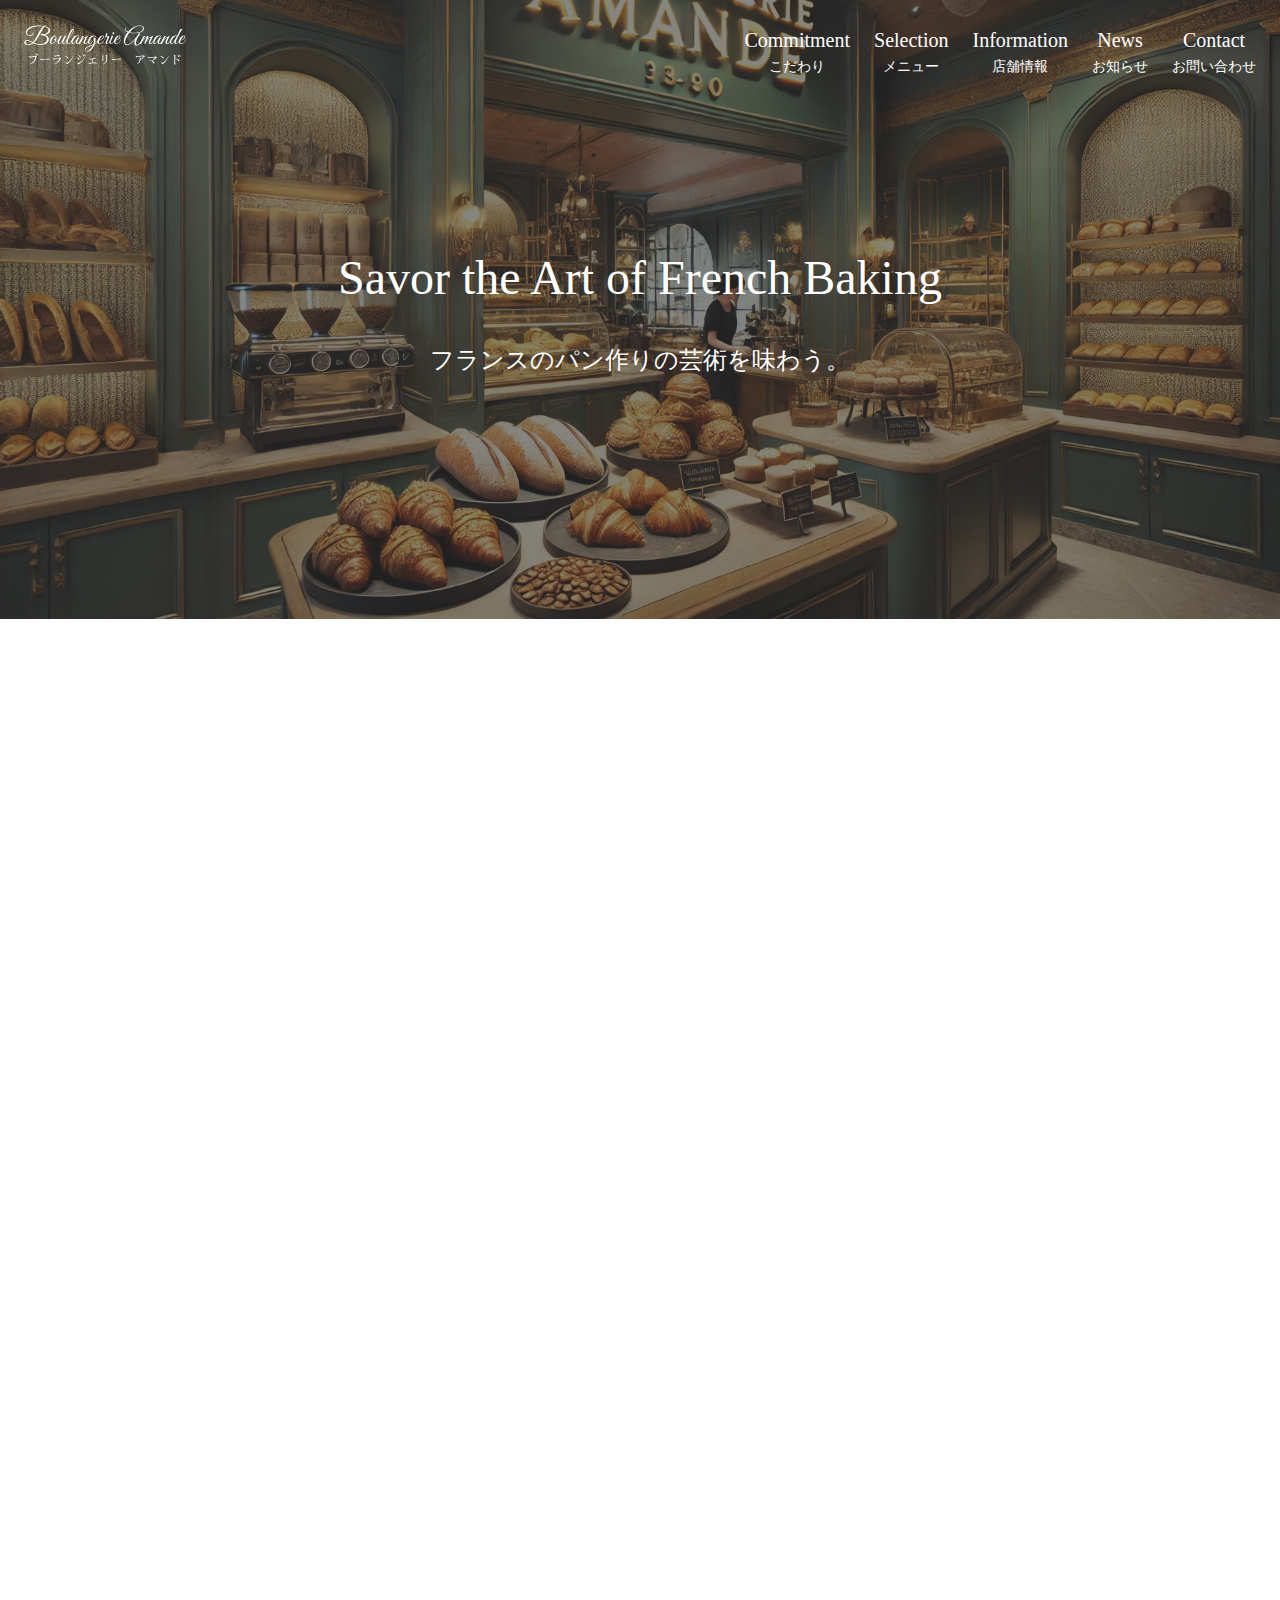
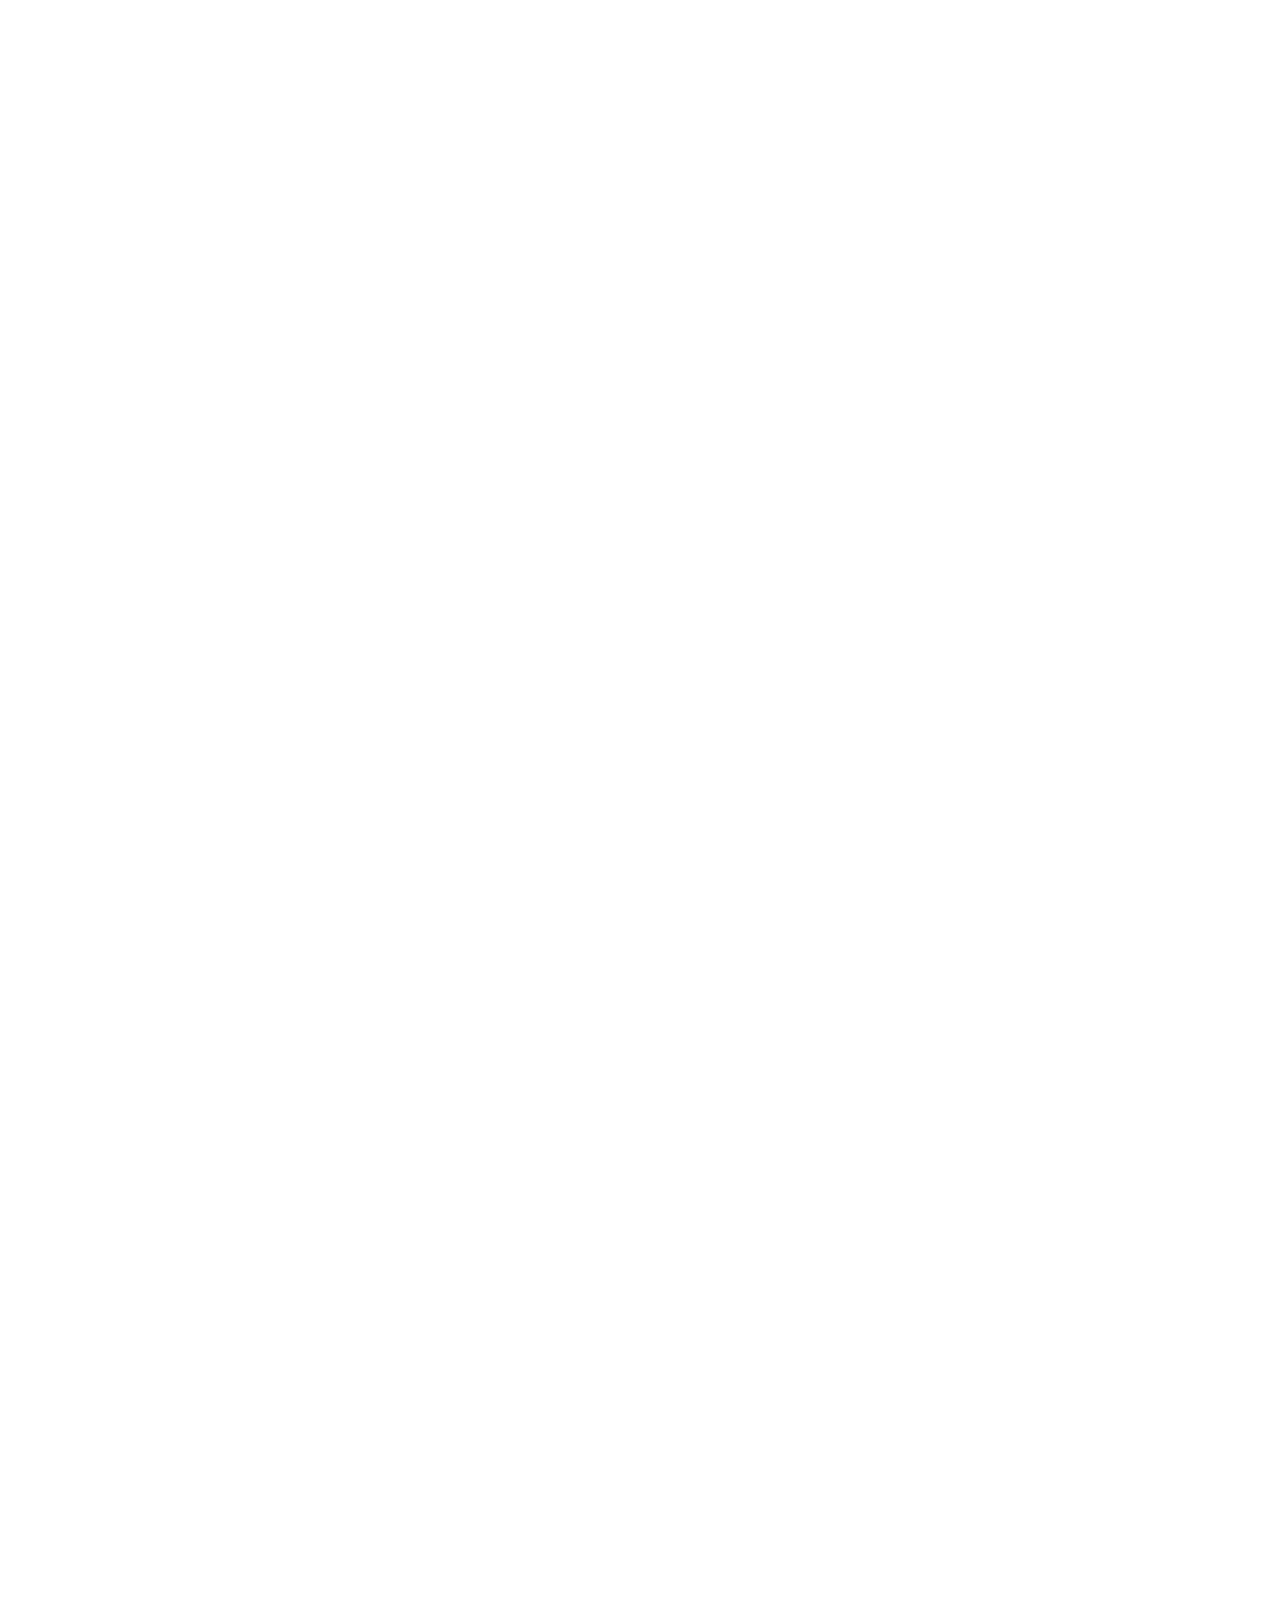
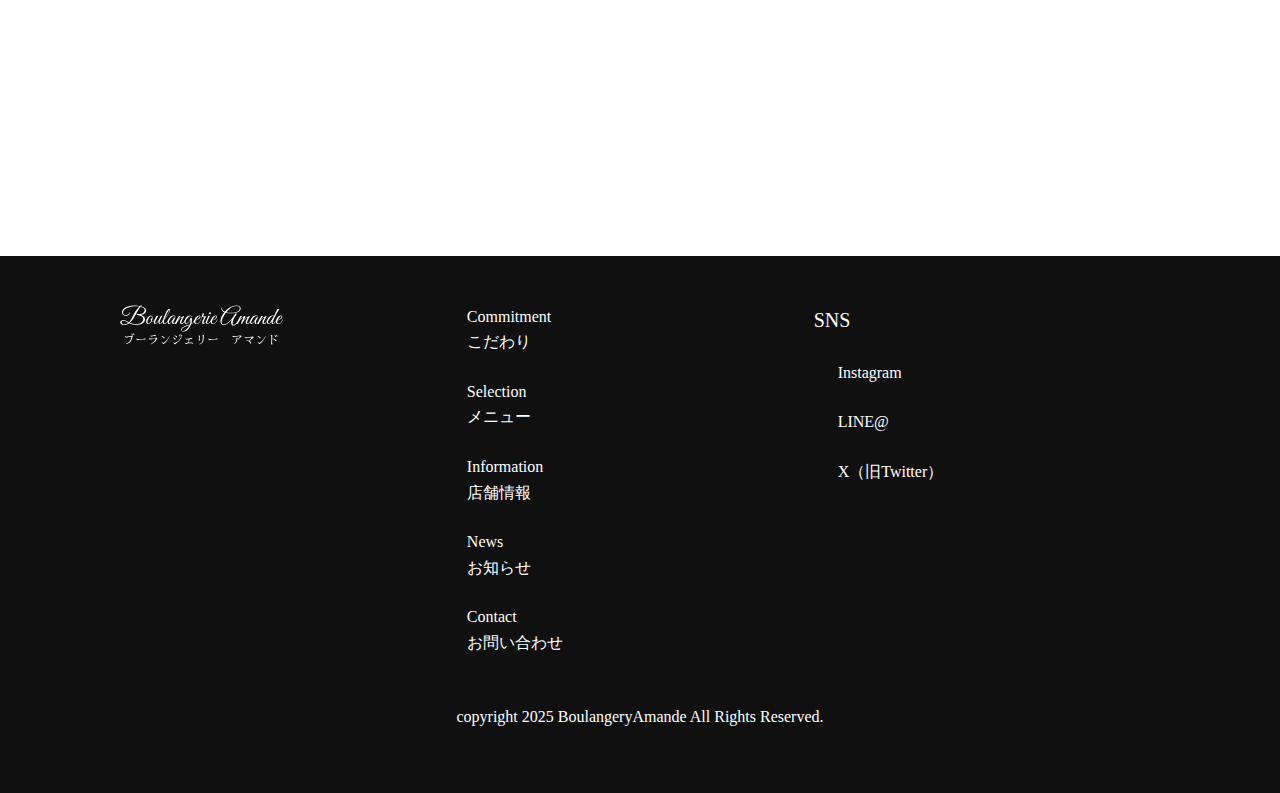
<file: index.html>
<!DOCTYPE html>
<html lang="ja">

<head>
    <meta charset="utf-8">
    <meta name="viewport" content="width=device-width, initial-scale=1.0, minimum-scale=1.0">
    <title>Boulangerie Amande</title>
    <meta name="description" content="フランスのパン作りの芸術を提供するBoulangerie Amande">
    <meta name="keywords" content="">
    <!--style css-->
    <link rel="stylesheet" href="./sass/style.css" media="all">
    <!--font-awesome-->
    <link href="https://use.fontawesome.com/releases/v5.0.6/css/all.css" rel="stylesheet">
    <!--jquery-->
    <script src="https://cdn.jsdelivr.net/npm/jquery@3/dist/jquery.min.js"></script>
    <!-- wow -->
    <link href="https://cdnjs.cloudflare.com/ajax/libs/animate.css/3.5.2/animate.min.css" rel="stylesheet"
        type="text/css" media="all">

</head>

<body>
    <div class="wrapper">
        <!-- header -->
        <header class="header">
            <div class="inner--large">
                <div class="header__contents">
                    <h1 class="header__logo"><a href="./index.html"><img src="./images/logo.svg" alt="Boulangerie Amande"></a></h1>
                    <div class="header__nav">
                        <button class="header__menu-toggle" aria-label="Toggle navigation">
                            <span class="header__menu-icon"></span>
                            <span class="header__menu-icon"></span>
                            <span class="header__menu-icon"></span>
                            <span class="header__menu-label">Menu</span>
                        </button>
                        <ul class="header__nav-links">
                            <li><a href="./html/commitment.html">Commitment<span class="header__nav-ja">こだわり</span></a></li>
                            <li><a href="./html/selection.html">Selection<span class="header__nav-ja">メニュー</span></a></li>
                            <li><a href="./html/information.html">Information<span class="header__nav-ja">店舗情報</span></a></li>
                            <li><a href="./html/news.html">News<span class="header__nav-ja">お知らせ</span></a></li>
                            <li><a href="./html/commingsoon.html">Contact<span class="header__nav-ja">お問い合わせ</span></a></li>
                        </ul>
                    </div>
                </div>
            </div>
        </header>
        <!-- header end -->

        <!-- keyvisual -->
        <section class="keyvisual fadein">
            <div class="inner--mask">
                <div class="inner--small">
                    <h2 class="keyvisual__ttl">Savor the Art of French Baking</h2>
                    <p class="keyvisual__subttl">フランスのパン作りの芸術を味わう。</p>
                </div>
            </div>
        </section>
        <!-- keyvisual end -->

        <!-- Commitment -->
         <section class="commitment scroll-fadein">
            <div class="inner--small">
                <div class="commitment__contents">
                    <h2 class="section__ttl commitment__ttl--sp">Our Commitment<span class="section__ttl-ja">私たちのこだわり</span></h2>
                    <div class="commitment__text">
                        <h2 class="section__ttl commitment__ttl">Our Commitment<span class="section__ttl-ja">私たちのこだわり</span></h2>
                        <p class="commitment__description">　Boulangerie Amande（ブーランジェリー アマンド）は、1つ1つのパンに職人の技と情熱を込め、まるで芸術作品のような仕上がりを追求しています。<br>　私たちが選ぶのは、厳選されたオーガニック素材とフランス伝統の製法。長時間発酵により生まれる深みのある味わい、手仕事ならではの繊細な仕上がりが、私たちの誇りです。ぜひ、本物のフレンチベーカリーの味わいをお楽しみください。</p>
                        <a href="./html/commitment.html" class="cta-btn">詳細を見る</a>
                    </div>
                    <div class="commitment__img"><img src="./images/home-commitment.webp" alt="アイキャッチ画像"></div>
                </div>
            </div>
         </section>
        <!-- commitment end -->

        <!-- Selection -->
         <section class="selection scroll-fadein">
            <div class="inner--small">
                <h2 class="section__ttl selection__ttl">Our Selection<span class="section__ttl-ja">メニュー</span></h2>
                <div class="selection__contents">
                    <div class="selection__card">
                        <img src="./images/menu-01.webp" alt="フレンチトースト写真">
                        <p class="selection__card-label">フレンチトースト ￥550（税込）</p>
                    </div>
                    <div class="selection__card">
                        <img src="./images/menu-02.webp" alt="クロワッサン画像">
                        <p class="selection__card-label">クロワッサン ￥350（税込）</p>
                    </div>
                    <div class="selection__card">
                        <img src="./images/menu-03.webp" alt="パンオショコラ写真">
                        <p class="selection__card-label">パンオショコラ ￥400（税込）</p>
                    </div>
                    <div class="selection__card">
                        <img src="./images/menu-04.webp" alt="ブリオッシュ写真">
                        <p class="selection__card-label">ブリオッシュ ￥500（税込）</p>
                    </div>
                    <div class="selection__card">
                        <img src="./images/menu-05.webp" alt="カヌレ写真">
                        <p class="selection__card-label">カヌレ ￥400（税込）</p>
                    </div>
                    <div class="selection__card">
                        <img src="./images/menu-06.webp" alt="パンカンパーニュ写真">
                        <p class="selection__card-label">パンカンパーニュ ￥400（税込）</p>
                    </div>
                </div>
                <a href="./html/selection.html" class="cta-btn selection__btn">メニュー一覧へ</a>
            </div>
         </section>
        <!-- selection end -->

        <!-- Information -->
         <section class="information scroll-fadein">
            <div class="inner--small">
                <div class="information__contents">
                    <h2 class="section__ttl information__ttl--sp">Information<span class="section__ttl-ja">店舗情報</span></h2>
                    <div class="information__img"><img src="./images/information.webp" alt="店舗外観"></div>
                    <div class="information__text">
                        <h2 class="section__ttl information__ttl">Information<span class="section__ttl-ja">店舗情報</span></h2>
                        <ul class="information__description">
                            <li>店名:Boulangerie Amande（ブーランジェリー アマンド）</li>
                            <li>住所:東京都渋谷区xxx町1-2-3</li>
                            <li>営業時間:7:30 - 20:00（火曜定休日）</li>
                            <li>駐車場:近隣のコインパーキングをご利用ください</li>
                            <li>アクセス:JR渋谷駅より徒歩5分</li>
                        </ul>
                        <a href="./html/information.html" class="cta-btn">詳細を見る</a>
                    </div>
                </div>
            </div>
         </section>
        <!-- information end -->

        <!-- news -->
        <section class="news scroll-fadein">
            <div class="inner--small">
                <h2 class="section__ttl news__ttl">News <span class="section__ttl-ja">お知らせ</span></h2>
                <ul class="news__contents">
                    <li><a href="./html/news-01.html">新商品「タルト・フランベ」発売のお知らせ<span class="news__contents-day">2025/01/30</span></a></li>
                    <li><a href="./html/news-02.html">年末年始の休業のお知らせ<span class="news__contents-day">2024/12/22</span></a></li>
                    <li><a href="./html/news-03.html">新商品「ガーリック・フランス」発売のお知らせ<span class="news__contents-day">2024/12/11</span></a></li>
                    <li><a href="./html/news-04.html">11月の臨時休業のお知らせ<span class="news__contents-day">2024/10/28</span></a></li>
                </ul>
                <a href="./html/news.html" class="cta-btn news__btn">お知らせ一覧へ</a>
            </div>
        </section>
        <!-- news end -->

         <!-- footer -->
          <footer class="footer">
            <div class="inner--small">
                <div class="footer__contents">
                    <h2 class="footer__contents-logo"><a href="index.html"><img src="./images/logo.svg" alt="Boulangerie Amande"></a></h2>
                    <ul class="footer__contents-nav">
                        <li><a href="./html/commitment.html">Commitment<span class="footer__nav-ja">こだわり</span></a></li>
                        <li><a href="./html/selection.html">Selection<span class="footer__nav-ja">メニュー</span></a></li>
                        <li><a href="./html/information.html">Information<span class="footer__nav-ja">店舗情報</span></a></li>
                        <li><a href="./html/news.html">News<span class="footer__nav-ja">お知らせ</span></a></li>
                        <li><a href="./commingsoon.html">Contact<span class="footer__nav-ja">お問い合わせ</span></a></li>
                    </ul>
                    <div class="footer__contents-sns">
                        <p class="footer__sns-ttl">SNS</p>
                        <ul class="footer__sns-list">
                            <li><a href="./commingsoon.html">Instagram</a></li>
                            <li><a href="./commingsoon.html">LINE@</a></li>
                            <li><a href="./commingsoon.html">X（旧Twitter）</a></li>
                        </ul>
                    </div>
                </div>
                <p class="footer__copyright">copyright 2025 BoulangeryAmande All Rights Reserved.</p>
            </div>
          </footer>
         <!-- footer end -->

    </div>
    <!--wrapper end-->

    <!-- script js-->
    <script src="js/script.js"></script>
    <!-- wow -->
    <script src="https://cdnjs.cloudflare.com/ajax/libs/wow/1.1.2/wow.min.js"></script>

</body>

</html>
</file>
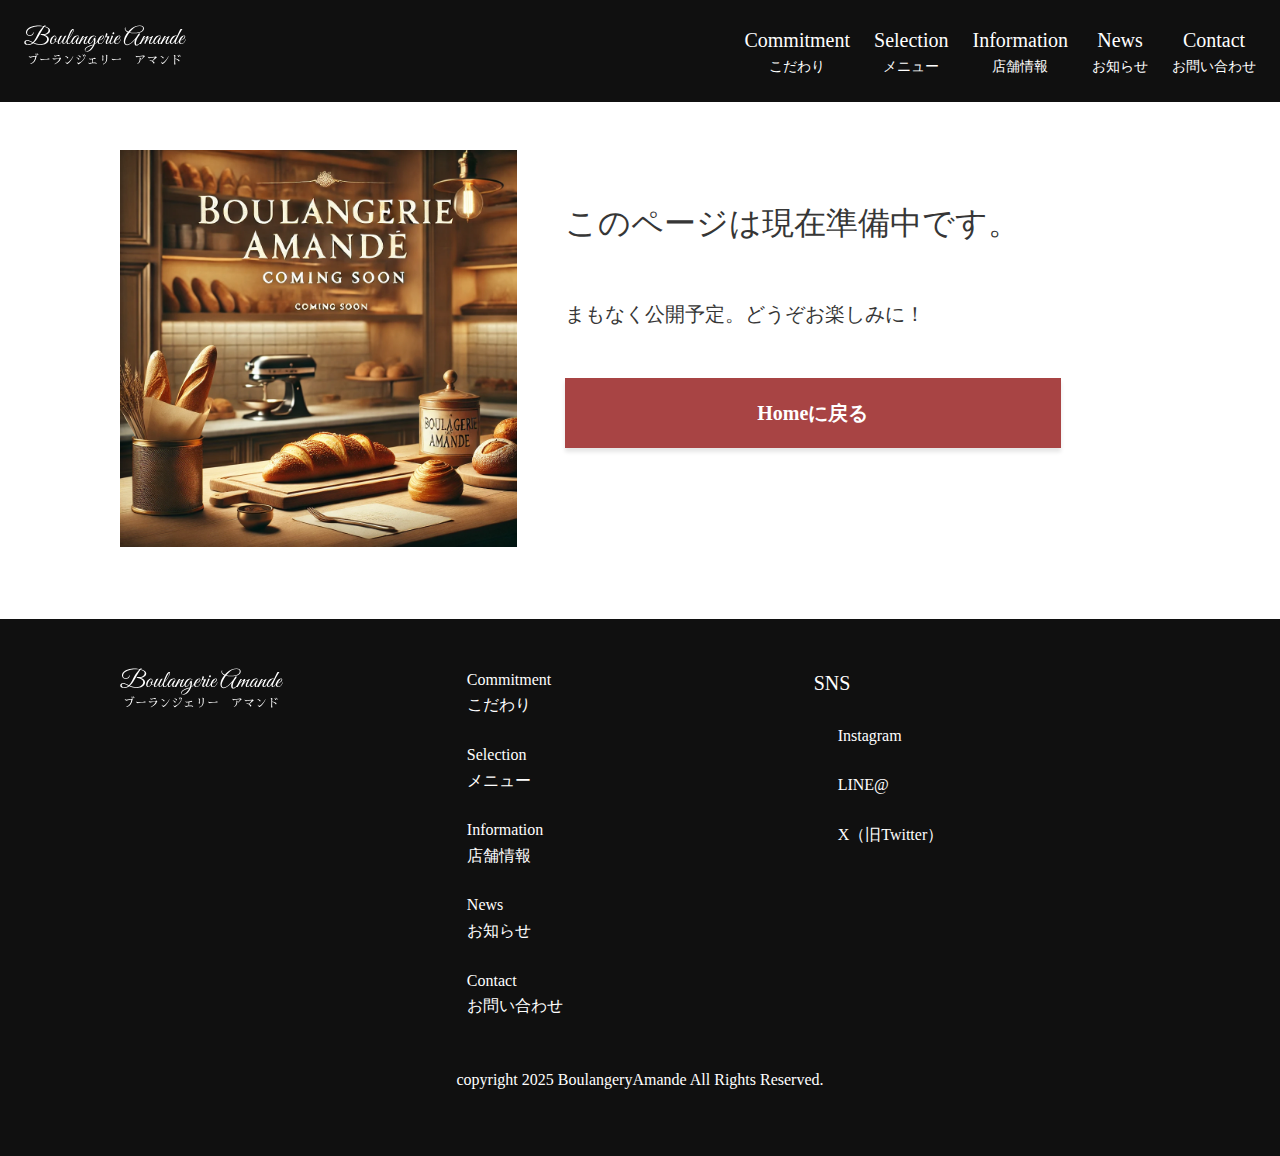
<file: html/commingsoon.html>
<!DOCTYPE html>
<html lang="ja">

<head>
    <meta charset="utf-8">
    <meta name="viewport" content="width=device-width, initial-scale=1.0, minimum-scale=1.0">
    <title>準備中:BoulangeryAmande</title>
    <meta name="description" content="準備中">
    <meta name="keywords" content="">
    <!--style css-->
    <link rel="stylesheet" href="../sass/style.css" media="all">
    <!--font-awesome-->
    <link href="https://use.fontawesome.com/releases/v5.0.6/css/all.css" rel="stylesheet">
    <!--jquery-->
    <script src="https://cdn.jsdelivr.net/npm/jquery@3/dist/jquery.min.js"></script>
    <!-- wow -->
    <link href="https://cdnjs.cloudflare.com/ajax/libs/animate.css/3.5.2/animate.min.css" rel="stylesheet"
        type="text/css" media="all">

</head>

<body>
    <div class="wrapper">
        <!-- header -->
        <header class="header header--detail">
            <div class="inner--large">
                <div class="header__contents">
                    <h1 class="header__logo"><a href="../index.html"><img src="../images/logo.svg" alt="Boulangerie Amande"></a></h1>
                    <div class="header__nav">
                        <button class="header__menu-toggle" aria-label="Toggle navigation">
                            <span class="header__menu-icon"></span>
                            <span class="header__menu-icon"></span>
                            <span class="header__menu-icon"></span>
                            <span class="header__menu-label">Menu</span>
                        </button>
                        <ul class="header__nav-links">
                            <li><a href="./commitment.html">Commitment<span class="header__nav-ja">こだわり</span></a></li>
                            <li><a href="./selection.html">Selection<span class="header__nav-ja">メニュー</span></a></li>
                            <li><a href="./information.html">Information<span class="header__nav-ja">店舗情報</span></a></li>
                            <li><a href="./news.html">News<span class="header__nav-ja">お知らせ</span></a></li>
                            <li><a href="./commingsoon.html">Contact<span class="header__nav-ja">お問い合わせ</span></a></li>
                        </ul>
                    </div>
                </div>
            </div>
        </header>
        <!-- header end -->

        <section class="commingsoon fadein">
          <div class="inner--small">
            <div class="commingsoon__contents">
              <div class="commingsoon__img"><img src="../images/commingsoon.webp" alt="comming soon"></div>
              <div class="commingsoon__text">
                <h2 class="commingsoon__ttl">このページは現在準備中です。</h2>
                <p class="commingsoon__description">まもなく公開予定。どうぞお楽しみに！</p>
                <a href="../index.html" class="cta-btn">Homeに戻る</a>
              </div>
            </div>
            
          </div>
        </section>

         <!-- footer -->
          <footer class="footer">
            <div class="inner--small">
                <div class="footer__contents">
                    <h2 class="footer__contents-logo"><a href="../index.html"><img src="../images/logo.svg" alt="Boulangerie Amande"></a></h2>
                    <ul class="footer__contents-nav">
                        <li><a href="./commitment.html">Commitment<span class="footer__nav-ja">こだわり</span></a></li>
                        <li><a href="./selection.html">Selection<span class="footer__nav-ja">メニュー</span></a></li>
                        <li><a href="./information.html">Information<span class="footer__nav-ja">店舗情報</span></a></li>
                        <li><a href="./news.html">News<span class="footer__nav-ja">お知らせ</span></a></li>
                        <li><a href="">Contact<span class="footer__nav-ja">お問い合わせ</span></a></li>
                    </ul>
                    <div class="footer__contents-sns">
                        <p class="footer__sns-ttl">SNS</p>
                        <ul class="footer__sns-list">
                            <li><a href="./commingsoon.html">Instagram</a></li>
                            <li><a href="./commingsoon.html">LINE@</a></li>
                            <li><a href="./commingsoon.html">X（旧Twitter）</a></li>
                        </ul>
                    </div>
                </div>
                <p class="footer__copyright">copyright 2025 BoulangeryAmande All Rights Reserved.</p>
            </div>
          </footer>
         <!-- footer end -->

    </div>
    <!--wrapper end-->

    <!-- script js-->
    <script src="./js/html-script.js"></script>
    <!-- wow -->
    <script src="https://cdnjs.cloudflare.com/ajax/libs/wow/1.1.2/wow.min.js"></script>

</body>

</html>
</file>
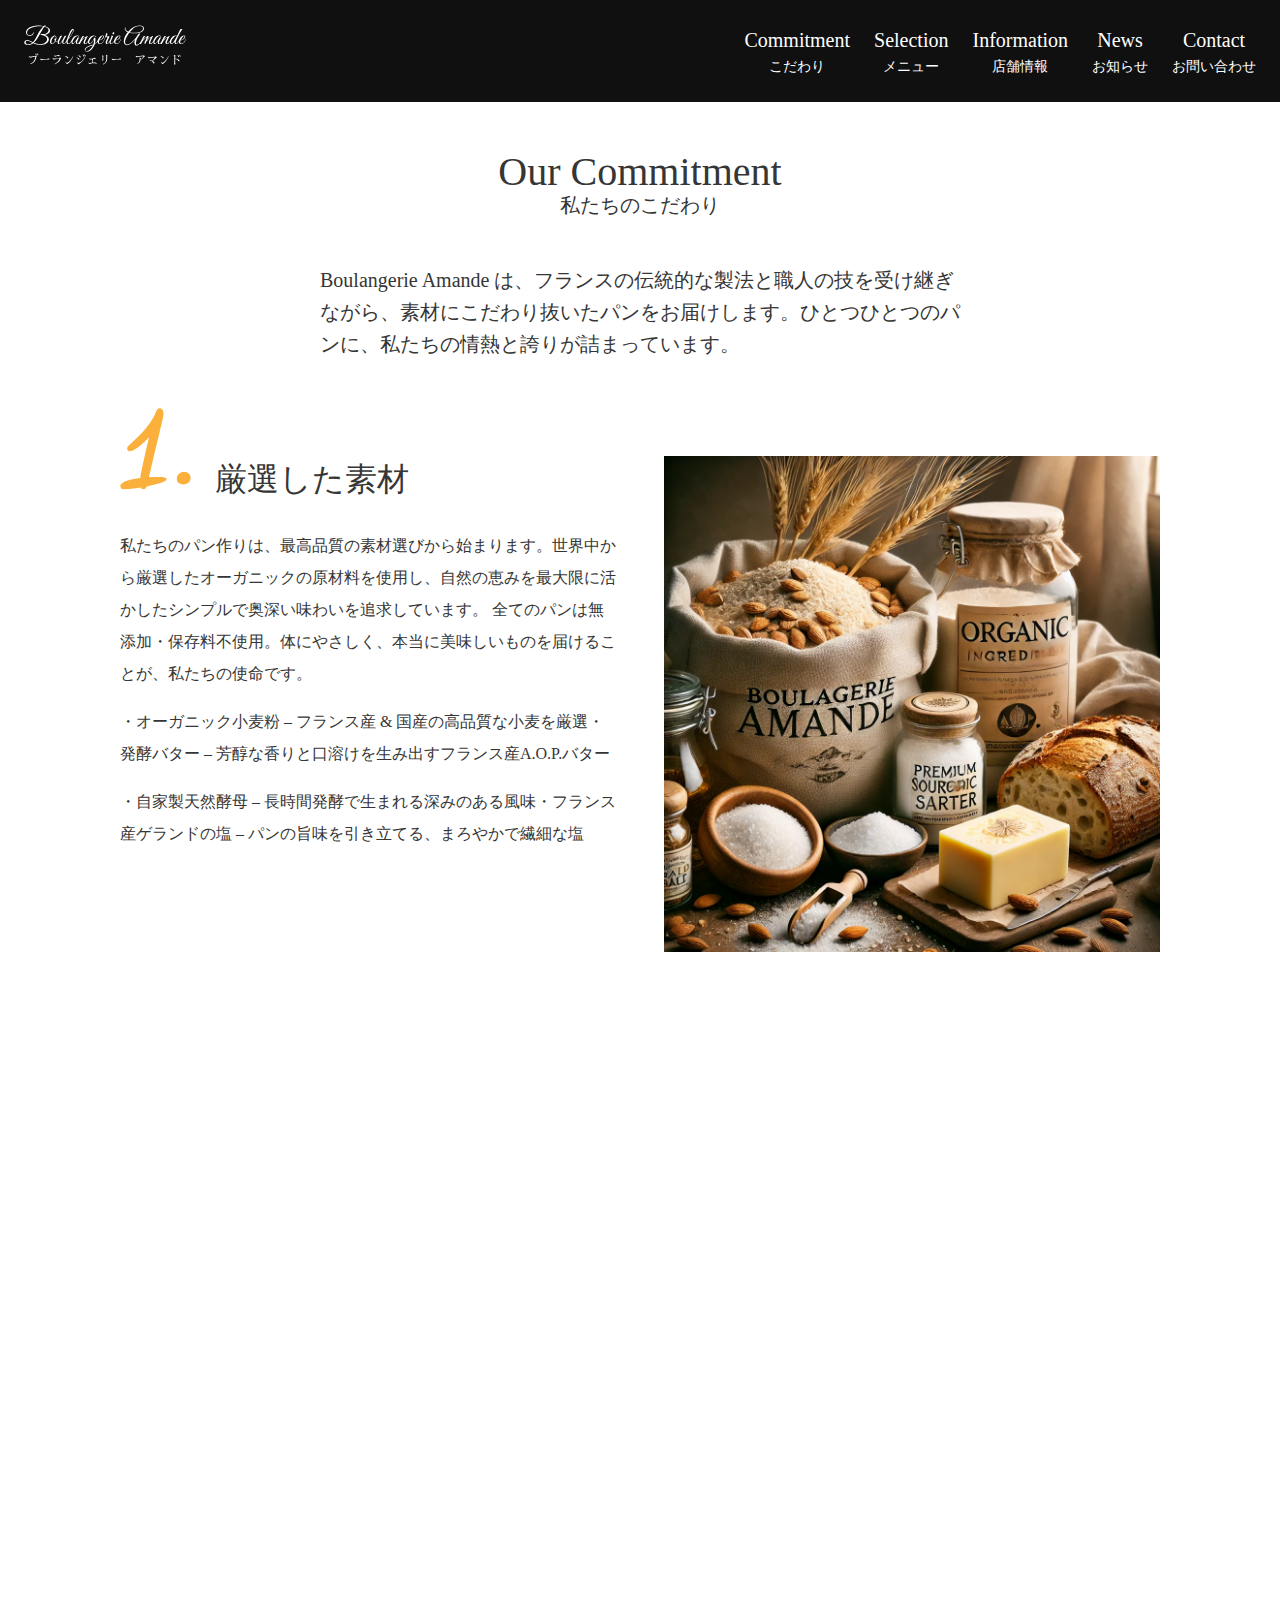
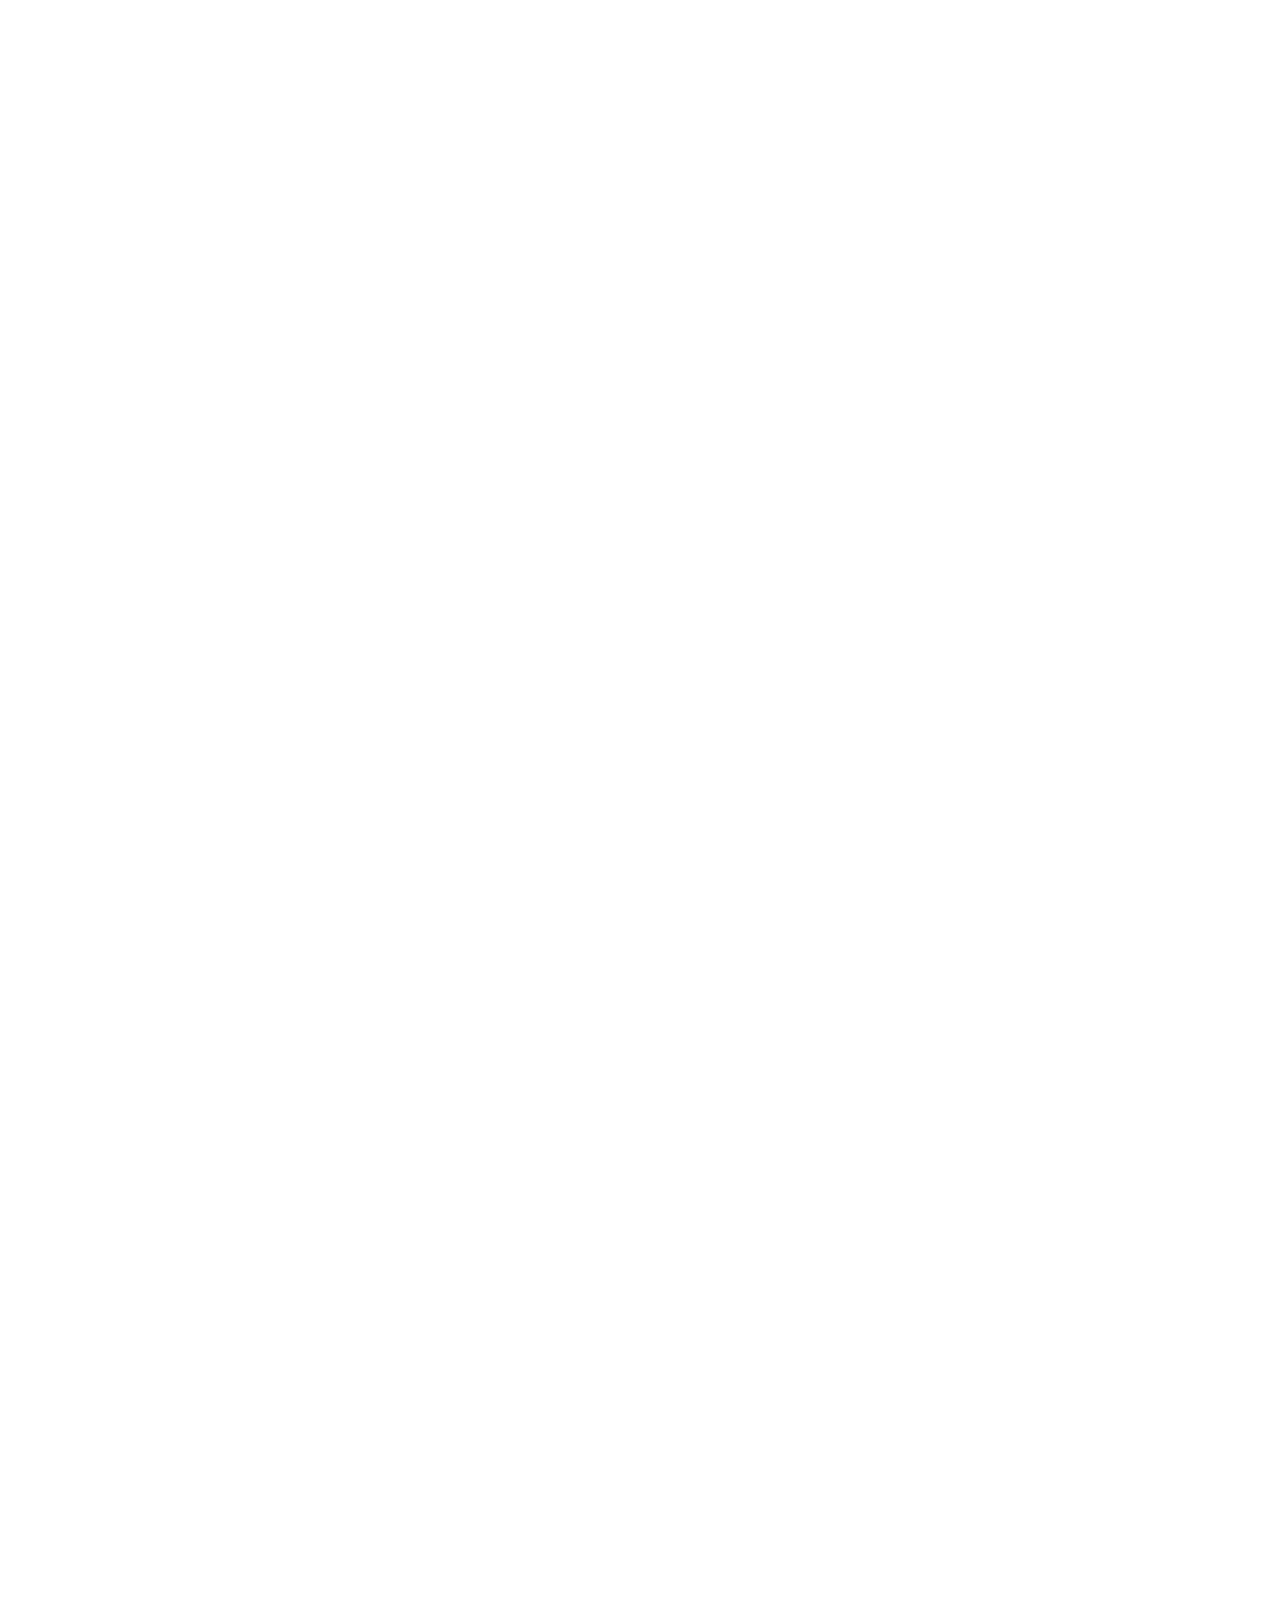
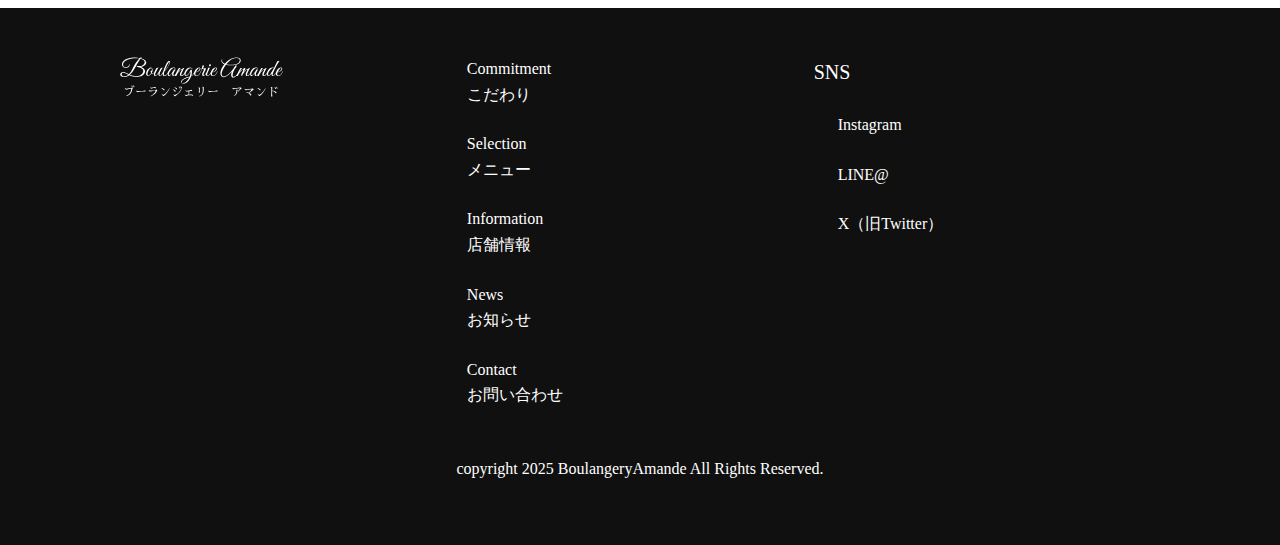
<file: html/commitment.html>
<!DOCTYPE html>
<html lang="ja">

<head>
    <meta charset="utf-8">
    <meta name="viewport" content="width=device-width, initial-scale=1.0, minimum-scale=1.0">
    <title>こだわり:Boulangerie Amande</title>
    <meta name="description" content="フランスのパン作りの芸術を提供するBoulangerie Amande">
    <meta name="keywords" content="">
    <!--style css-->
    <link rel="stylesheet" href="../sass/style.css" media="all">
    <!--font-awesome-->
    <link href="https://use.fontawesome.com/releases/v5.0.6/css/all.css" rel="stylesheet">
    <!--jquery-->
    <script src="https://cdn.jsdelivr.net/npm/jquery@3/dist/jquery.min.js"></script>
    <!-- wow -->
    <link href="https://cdnjs.cloudflare.com/ajax/libs/animate.css/3.5.2/animate.min.css" rel="stylesheet"
        type="text/css" media="all">

</head>

<body>
    <div class="wrapper">
        <!-- header -->
        <header class="header header--detail">
            <div class="inner--large">
                <div class="header__contents">
                    <h1 class="header__logo"><a href="../index.html"><img src="../images/logo.svg" alt="Boulangerie Amande"></a></h1>
                    <div class="header__nav">
                        <button class="header__menu-toggle" aria-label="Toggle navigation">
                            <span class="header__menu-icon"></span>
                            <span class="header__menu-icon"></span>
                            <span class="header__menu-icon"></span>
                            <span class="header__menu-label">Menu</span>
                        </button>
                        <ul class="header__nav-links">
                            <li><a href="./commitment.html">Commitment<span class="header__nav-ja">こだわり</span></a></li>
                            <li><a href="./selection.html">Selection<span class="header__nav-ja">メニュー</span></a></li>
                            <li><a href="./information.html">Information<span class="header__nav-ja">店舗情報</span></a></li>
                            <li><a href="./news.html">News<span class="header__nav-ja">お知らせ</span></a></li>
                            <li><a href="./commingsoon.html">Contact<span class="header__nav-ja">お問い合わせ</span></a></li>
                        </ul>
                    </div>
                </div>
            </div>
        </header>
        <!-- header end -->
        <!-- commitment--detail -->
        <section class="commitment--detail">
          <div class="inner--small">
            <h2 class="section__ttl--detail commitment__ttl--detail fadein">Our Commitment<span>私たちのこだわり</span></h2>
            <p class="commitment__subttl--detail fadein">Boulangerie Amande は、フランスの伝統的な製法と職人の技を受け継ぎながら、素材にこだわり抜いたパンをお届けします。ひとつひとつのパンに、私たちの情熱と誇りが詰まっています。</p>
            <div class="commitment__contents--detail fadein">
              <h3 class="commitment__contents-ttl--detail commitment__sp-only"><img src="../images/number1-pc.svg" alt="1.">厳選した素材</h3>
              <div class="commitment__contents-text--detail">
                <h3 class="commitment__contents-ttl--detail"><img src="../images/number1-pc.svg" alt="1.">厳選した素材</h3>
                <p class="commitment__contents-description--detail">私たちのパン作りは、最高品質の素材選びから始まります。世界中から厳選したオーガニックの原材料を使用し、自然の恵みを最大限に活かしたシンプルで奥深い味わいを追求しています。
                  全てのパンは無添加・保存料不使用。体にやさしく、本当に美味しいものを届けることが、私たちの使命です。</p>
                <p class="commitment__contents-description--detail">・オーガニック小麦粉 – フランス産 & 国産の高品質な小麦を厳選・発酵バター – 芳醇な香りと口溶けを生み出すフランス産A.O.P.バター</p>
                <p class="commitment__contents-description--detail">・自家製天然酵母 – 長時間発酵で生まれる深みのある風味・フランス産ゲランドの塩 – パンの旨味を引き立てる、まろやかで繊細な塩</p>
              </div>
              <div class="commitment__contents-img--detail"><img src="../images/ingredient.webp" alt="パンの写真"></div>
            </div>
            <div class="commitment__contents--detail scroll-fadein">
              <h3 class="commitment__contents-ttl--detail commitment__sp-only"><img src="../images/number2-pc.svg" alt="2.">フランスの伝統製法</h3>
              <div class="commitment__contents-text--detail order2">
                <h3 class="commitment__contents-ttl--detail"><img src="../images/number2-pc.svg" alt="2.">フランスの伝統製法</h3>
                <p class="commitment__contents-description--detail">Boulangerie Amande では、フランスで受け継がれてきた伝統製法を大切にしています。</p>
                <p class="commitment__contents-description--detail">長時間発酵（Slow Fermentation）:低温でじっくり時間をかけて発酵させることで、生地の旨味が最大限に引き出され、香ばしい風味としっとりした食感が生まれます。</p>
                <p class="commitment__contents-description--detail">フランス直輸入の素材と伝統技術の融合:バゲット・トラディションやクロワッサンは、フランスの伝統レシピを忠実に再現しながら、日本の気候や素材に合わせた独自のアレンジを施しています。</p>
              </div>
              <div class="commitment__contents-img--detail order1"><img src="../images/ingredient.webp" alt="パンの写真"></div>
            </div>
            <div class="commitment__contents--detail scroll-fadein">
              <h3 class="commitment__contents-ttl--detail commitment__sp-only"><img src="../images/number3-pc.svg" alt="3.">職人の手仕事</h3>
              <div class="commitment__contents-text--detail">
                <h3 class="commitment__contents-ttl--detail"><img src="../images/number3-pc.svg" alt="3.">職人の手仕事</h3>
                <p class="commitment__contents-description--detail">パン作りは、職人の技と感性が生み出すもの。Boulangerie Amande では、すべてのパンをひとつひとつ手作業で仕上げています。「本当に美味しいパンは、機械ではなく、人の手でしか生み出せない。」そんな思いを込め、私たちは日々パン作りに向き合っています。</p>
                <p class="commitment__contents-description--detail">・折り込み生地の繊細な層 – クロワッサンやパン・オ・ショコラの生地は、職人の手で何層にも折り込まれ、美しい食感を生み出します。</p>
                <p class="commitment__contents-description--detail">・生地の捏ね加減を見極める感覚 – 温度や湿度に応じて水分量や発酵時間を調整し、その日の最高の状態で仕上げます。</p>
              </div>
              <div class="commitment__contents-img--detail"><img src="../images/craftperson.webp" alt="職人の写真"></div>
            </div>
            <div class="commitment__contents--detail scroll-fadein">
              <h3 class="commitment__contents-ttl--detail commitment__sp-only"><img src="../images/number4-pc.svg" alt="4.">味わいの提案</h3>
              <div class="commitment__contents-text--detail order2">
                <h3 class="commitment__contents-ttl--detail"><img src="../images/number4-pc.svg" alt="4.">味わいの提案</h3>
                <p class="commitment__contents-description--detail">パンを最高の状態で楽しんでいただくために、おすすめの食べ方やペアリングをご紹介します。</p>
                <p class="commitment__contents-description--detail">・クロワッサン × 自家焙煎コーヒー　– バターの風味が引き立つ、香り豊かなペアリング。朝の贅沢なひとときに。</p>
                <p class="commitment__contents-description--detail">・バゲット × 赤ワイン & チーズ　– 外はカリッと、中はもっちりしたバゲットは、芳醇なチーズとの相性抜群。</p>
                <p class="commitment__contents-description--detail">他にも、店頭にて様々なおすすめの食べ方やペリングを紹介しています。ぜひ、Boulangerie Amandeにお越しください。</p>
              </div>
              <div class="commitment__contents-img--detail order1"><img src="../images/howtoenjoy.webp" alt="パン、ワイン、バター等の写真"></div>
            </div>
          </div>
        </section>
        <!-- commitment--detail end -->
         <!-- cta-section -->
        <section class="cta scroll-fadein">
          <div class="inner--small">
            <h2 class="cta__ttl">Boulangerie Amande のパンをお試しください</h2>
            <p class="cta__description">厳選素材と伝統の技が織りなす、本物のフレンチブーランジェリーの味をぜひ体験してください。お店で焼きたてのパンを味わうもよし、ギフトとして大切な方に贈るもよし。あなたの暮らしに、香ばしくて心満たされるひとときをお届けします。</p>
            <a href="./information.html" class="cta-btn">ご来店はこちら</a>
          </div>
        </section>
         <!-- cta-section end -->

         <!-- footer -->
          <footer class="footer">
            <div class="inner--small">
                <div class="footer__contents">
                    <h2 class="footer__contents-logo"><a href="../index.html"><img src="../images/logo.svg" alt="Boulangerie Amande"></a></h2>
                    <ul class="footer__contents-nav">
                        <li><a href="./commitment.html">Commitment<span class="footer__nav-ja">こだわり</span></a></li>
                        <li><a href="./selection.html">Selection<span class="footer__nav-ja">メニュー</span></a></li>
                        <li><a href="./information.html">Information<span class="footer__nav-ja">店舗情報</span></a></li>
                        <li><a href="./news.html">News<span class="footer__nav-ja">お知らせ</span></a></li>
                        <li><a href="./commingsoon.html">Contact<span class="footer__nav-ja">お問い合わせ</span></a></li>
                    </ul>
                    <div class="footer__contents-sns">
                        <p class="footer__sns-ttl">SNS</p>
                        <ul class="footer__sns-list">
                            <li><a href="./commingsoon.html">Instagram</a></li>
                            <li><a href="./commingsoon.html">LINE@</a></li>
                            <li><a href="./commingsoon.html">X（旧Twitter）</a></li>
                        </ul>
                    </div>
                </div>
                <p class="footer__copyright">copyright 2025 BoulangeryAmande All Rights Reserved.</p>
            </div>
          </footer>
         <!-- footer end -->

    </div>
    <!--wrapper end-->

    <!-- script js-->
    <script src="./js/html-script.js"></script>
    <!-- wow -->
    <script src="https://cdnjs.cloudflare.com/ajax/libs/wow/1.1.2/wow.min.js"></script>

</body>

</html>
</file>
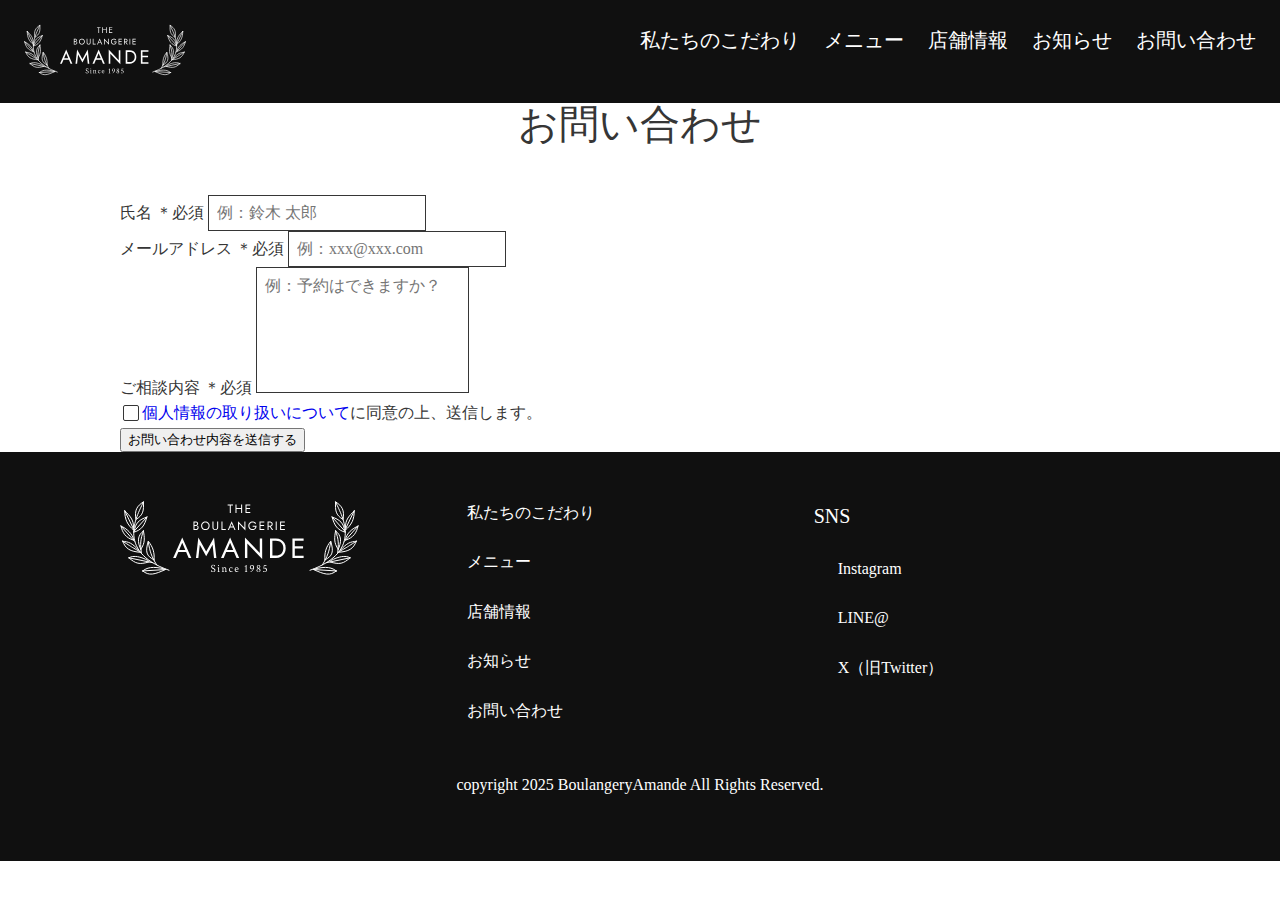
<file: html/contact.html>
<!DOCTYPE html>
<html lang="ja">

<head>
    <meta charset="utf-8">
    <meta name="viewport" content="width=device-width, initial-scale=1.0, minimum-scale=1.0">
    <title>お問い合わせ:Boulangerie Amande</title>
    <meta name="description" content="フランスのパン作りの芸術を提供するBoulangerie Amande">
    <meta name="keywords" content="">
    <!--style css-->
    <link rel="stylesheet" href="../sass/style.css" media="all">
    <!--jquery-->
    <script src="https://cdn.jsdelivr.net/npm/jquery@3/dist/jquery.min.js"></script>
    <!-- wow -->
    <link href="https://cdnjs.cloudflare.com/ajax/libs/animate.css/3.5.2/animate.min.css" rel="stylesheet" type="text/css" media="all">
    <!-- google font -->
    <link rel="preconnect" href="https://fonts.googleapis.com">
    <link rel="preconnect" href="https://fonts.gstatic.com" crossorigin>
    <link href="https://fonts.googleapis.com/css2?family=Dancing+Script&display=swap" rel="stylesheet">

</head>

<body>
    <div class="wrapper">
        <!-- header -->
        <header class="header header--detail">
            <div class="inner--large">
                <div class="header__contents">
                    <div class="header__logo"><a href="../index.html"><img src="../images/BA_Logo.svg" alt="Boulangerie Amande" fetchpriority="high" width="200" height="64"></a></div>
                    <div class="header__nav">
                        <button class="header__menu-toggle" aria-label="Toggle navigation">
                            <span class="header__menu-icon"></span>
                            <span class="header__menu-icon"></span>
                            <span class="header__menu-icon"></span>
                            <span class="header__menu-label">Menu</span>
                        </button>
                        <ul class="header__nav-links">
                            <li><a href="./commitment.html">私たちのこだわり</a></li>
                            <li><a href="./selection.html">メニュー</a></li>
                            <li><a href="./information.html">店舗情報</a></li>
                            <li><a href="./news.html">お知らせ</a></li>
                            <li><a href="./contact.html">お問い合わせ</a></li>
                        </ul>
                    </div>
                </div>
            </div>
        </header>
        <!-- header end -->

        <section class="contact">
          <div class="inner--small">
            <h1 class="section__ttl--detail">お問い合わせ</h1>
            <form class="contact-form">
                <div class="form-row">
                  <label for="name">氏名 <span class="required">＊必須</span></label>
                  <input type="text" id="last-name" placeholder="例：鈴木 太郎" />
                </div>
                <div class="form-row">
                  <label for="email">メールアドレス <span class="required">＊必須</span></label>
                  <input type="email" id="email" placeholder="例：xxx@xxx.com" />
                </div>
                <div class="form-row">
                  <label for="message">ご相談内容 <span class="required">＊必須</span></label>
                  <textarea id="message" rows="6" placeholder="例：予約はできますか？"></textarea>
                </div>
                <div class="form-row full">
                  <label class="consent">
                    <input type="checkbox" />
                    <span> <a href="./commingsoon.html">個人情報の取り扱いについて</a>に同意の上、送信します。</span>
                  </label>
                </div>
                <div class="form-row full">
                  <button class="primary-btn02 contact__btn" type="submit">お問い合わせ内容を送信する</button>
                </div>
              </form>
          </div>
        </section>

         <!-- footer -->
          <footer class="footer">
            <div class="inner--small">
                <div class="footer__contents">
                    <div class="footer__contents-logo"><a href="../index.html"><img src="../images/BA_Logo.svg" alt="Boulangerie Amande" width="239" height="76"></a></div>
                    <ul class="footer__contents-nav">
                        <li><a href="./commitment.html">私たちのこだわり</a></li>
                        <li><a href="./selection.html">メニュー</a></li>
                        <li><a href="./information.html">店舗情報</a></li>
                        <li><a href="./news.html">お知らせ</a></li>
                        <li><a href="./contact.html">お問い合わせ</a></li>
                    </ul>
                    <div class="footer__contents-sns">
                        <p class="footer__sns-ttl">SNS</p>
                        <ul class="footer__sns-list">
                            <li><a href="./commingsoon.html">Instagram</a></li>
                            <li><a href="./commingsoon.html">LINE@</a></li>
                            <li><a href="./commingsoon.html">X（旧Twitter）</a></li>
                        </ul>
                    </div>
                </div>
                <p class="footer__copyright">copyright 2025 BoulangeryAmande All Rights Reserved.</p>
            </div>
          </footer>
         <!-- footer end -->

    </div>
    <!--wrapper end-->

    <!-- script js-->
    <script src="./js/html-script.js" defer></script>
    <!-- wow -->
    <script src="https://cdnjs.cloudflare.com/ajax/libs/wow/1.1.2/wow.min.js"></script>

</body>

</html>
</file>
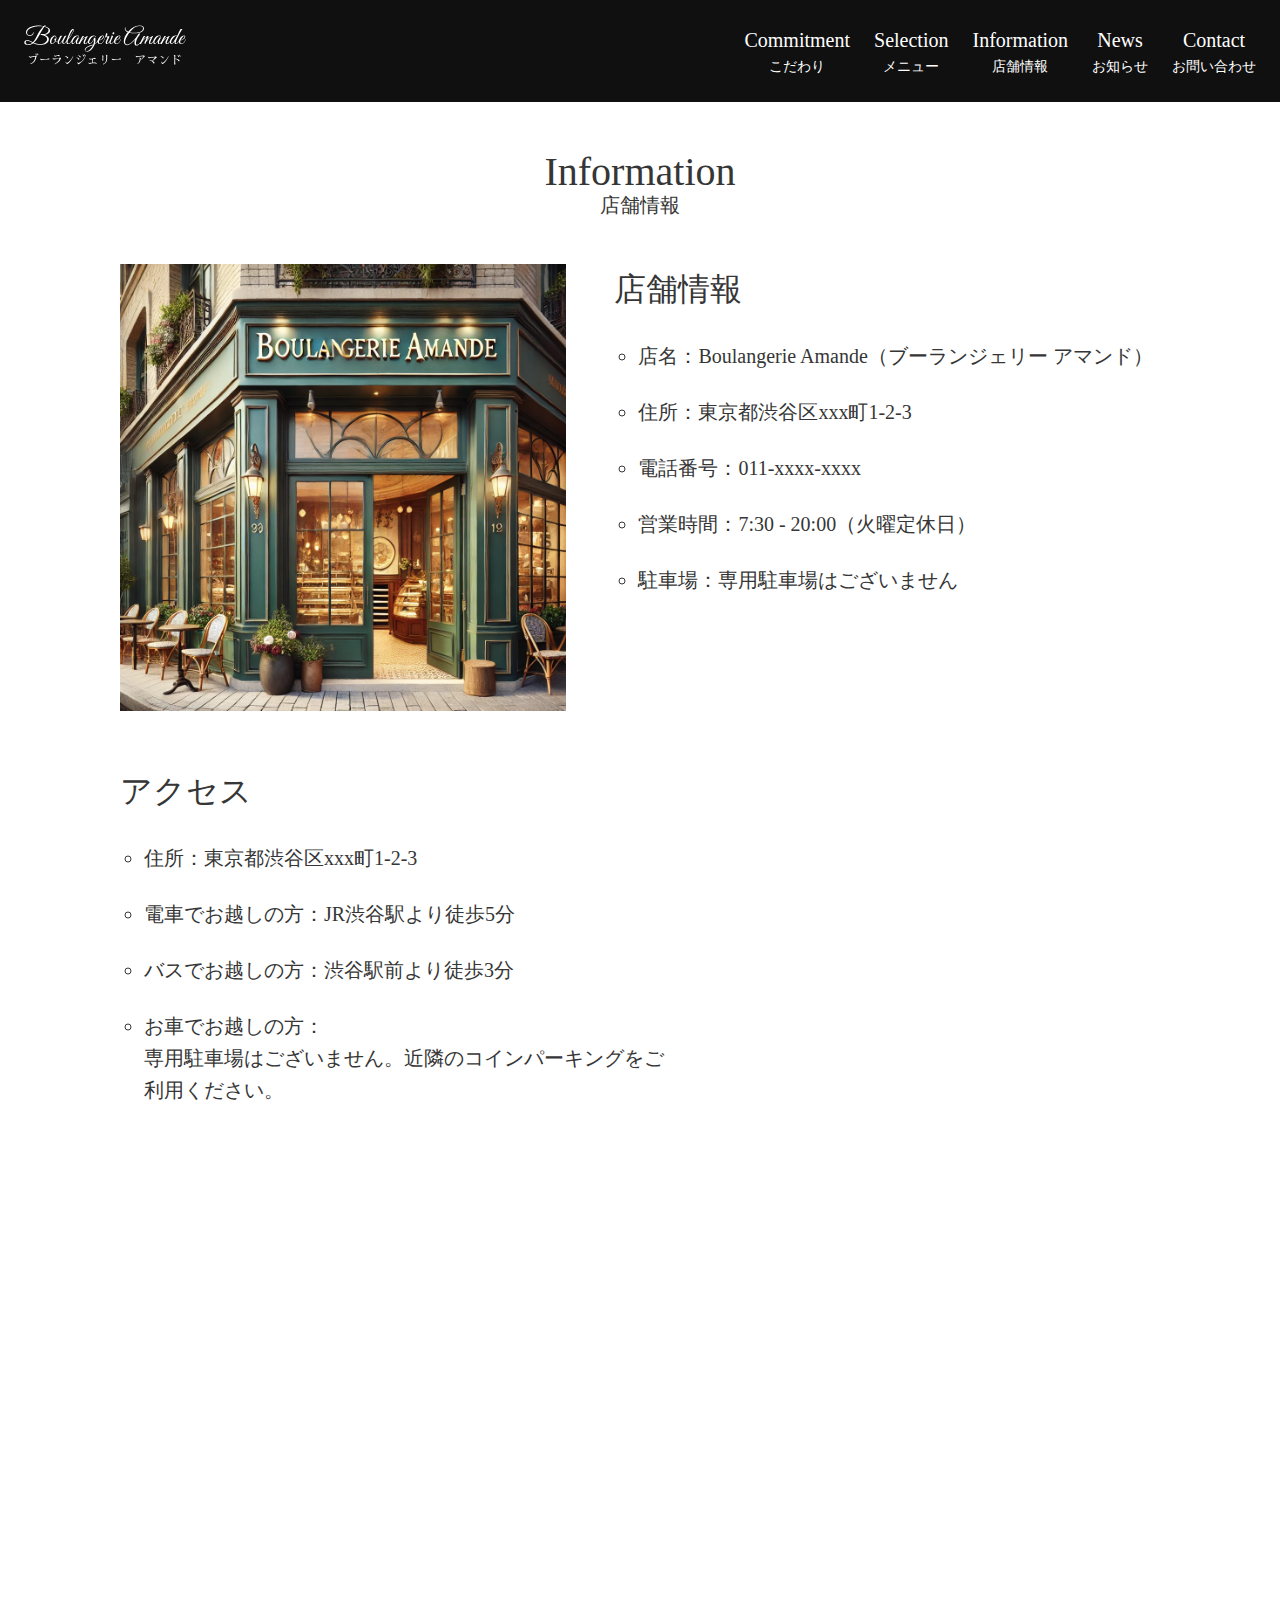
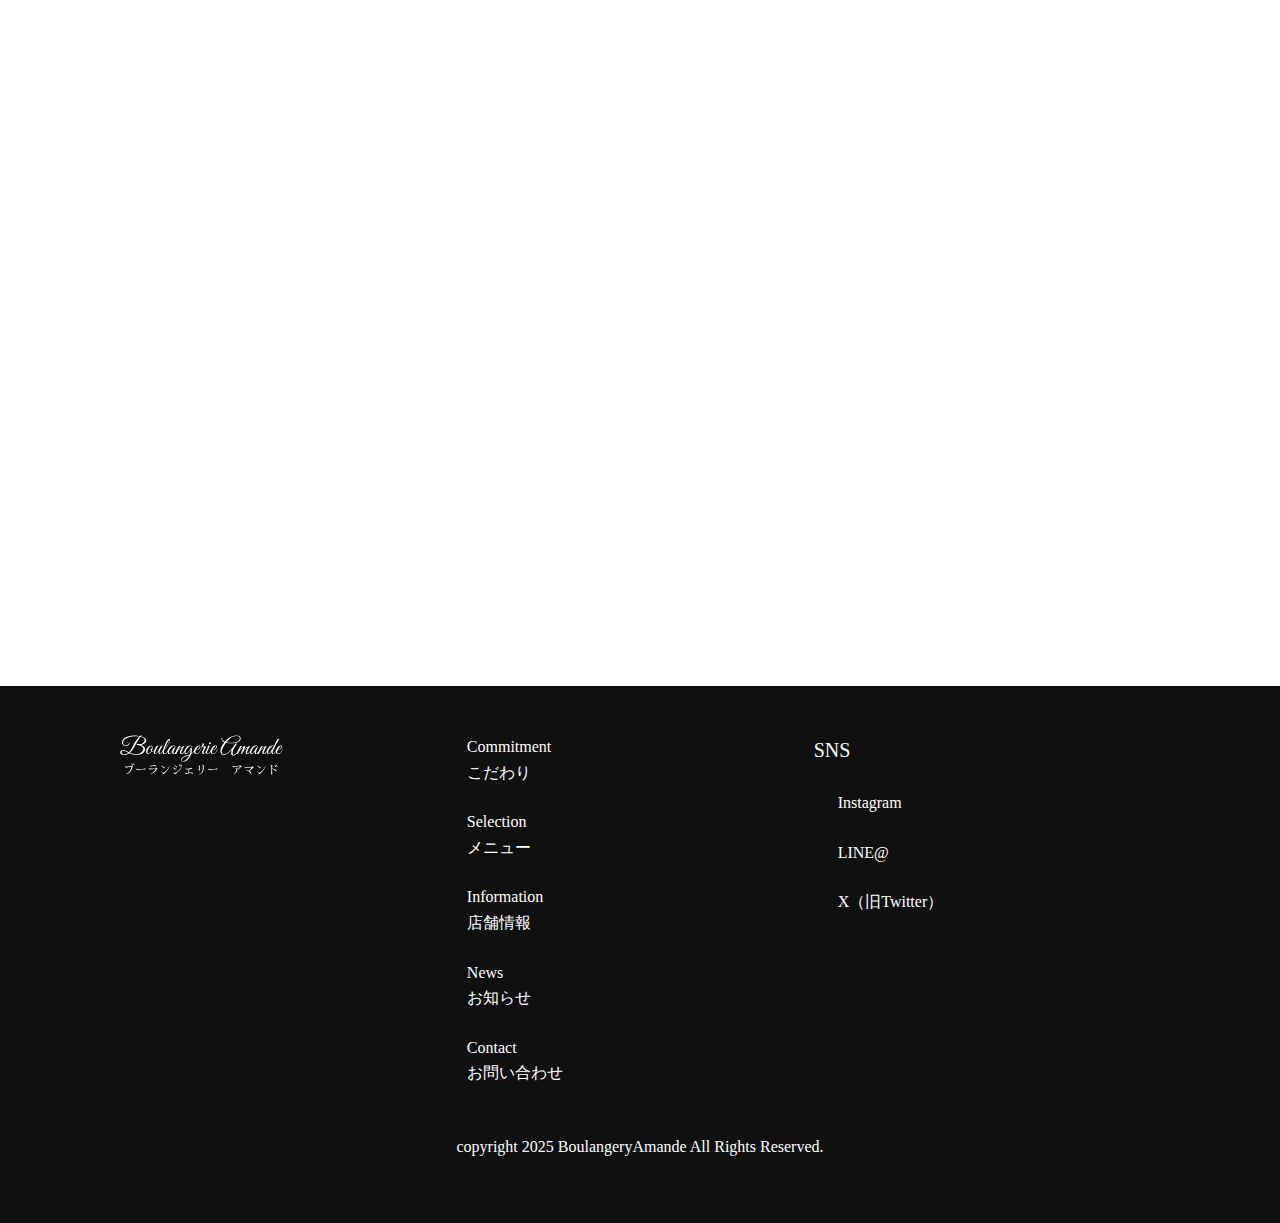
<file: html/information.html>
<!DOCTYPE html>
<html lang="ja">

<head>
    <meta charset="utf-8">
    <meta name="viewport" content="width=device-width, initial-scale=1.0, minimum-scale=1.0">
    <title>店舗情報:Boulangerie Amande</title>
    <meta name="description" content="フランスのパン作りの芸術を提供するBoulangerie Amande">
    <meta name="keywords" content="">
    <!--style css-->
    <link rel="stylesheet" href="../sass/style.css" media="all">
    <!--font-awesome-->
    <link href="https://use.fontawesome.com/releases/v5.0.6/css/all.css" rel="stylesheet">
    <!--jquery-->
    <script src="https://cdn.jsdelivr.net/npm/jquery@3/dist/jquery.min.js"></script>
    <!-- wow -->
    <link href="https://cdnjs.cloudflare.com/ajax/libs/animate.css/3.5.2/animate.min.css" rel="stylesheet"
        type="text/css" media="all">

</head>

<body>
    <div class="wrapper">
        <!-- header -->
        <header class="header header--detail">
            <div class="inner--large">
                <div class="header__contents">
                    <h1 class="header__logo"><a href="../index.html"><img src="../images/logo.svg" alt="Boulangerie Amande"></a></h1>
                    <div class="header__nav">
                        <button class="header__menu-toggle" aria-label="Toggle navigation">
                            <span class="header__menu-icon"></span>
                            <span class="header__menu-icon"></span>
                            <span class="header__menu-icon"></span>
                            <span class="header__menu-label">Menu</span>
                        </button>
                        <ul class="header__nav-links">
                            <li><a href="./commitment.html">Commitment<span class="header__nav-ja">こだわり</span></a></li>
                            <li><a href="./selection.html">Selection<span class="header__nav-ja">メニュー</span></a></li>
                            <li><a href="./information.html">Information<span class="header__nav-ja">店舗情報</span></a></li>
                            <li><a href="./news.html">News<span class="header__nav-ja">お知らせ</span></a></li>
                            <li><a href="./commingsoon.html">Contact<span class="header__nav-ja">お問い合わせ</span></a></li>
                        </ul>
                    </div>
                </div>
            </div>
        </header>
        <!-- header end -->

       <!-- information -->
        <section class="information--detail">
          <div class="inner--small">
            <h2 class="section__ttl--detail fadein">Information<span>店舗情報</span></h2>
            <div class="information__contents--detail fadein">
              <h3 class="information__text-ttl--detail information__ttl--sp">店舗情報</h3>
              <div class="information__contents-image--detail"><img src="../images/information.webp" alt="店舗外観"></div>
              <div class="information__contents-text--detail">
                <h3 class="information__text-ttl--detail">店舗情報</h3>
                <ul class="information__text-list--detail">
                  <li>店名：Boulangerie Amande（ブーランジェリー アマンド）</li>
                  <li>住所：東京都渋谷区xxx町1-2-3</li>
                  <li>電話番号：011-xxxx-xxxx</li>
                  <li>営業時間：7:30 - 20:00（火曜定休日）</li>
                  <li>駐車場：専用駐車場はございません</li>
                </ul>
              </div>
            </div>

            <div class="information__contents--detail scroll-fadein">
              <h3 class="information__text-ttl--detail information__ttl--sp">アクセス</h3>
              <div class="information__contents-text--detail">
                <h3 class="information__text-ttl--detail">アクセス</h3>
                <ul class="information__text-list--detail">
                  <li>住所：東京都渋谷区xxx町1-2-3</li>
                  <li>電車でお越しの方：JR渋谷駅より徒歩5分</li>
                  <li>バスでお越しの方：渋谷駅前より徒歩3分</li>
                  <li>お車でお越しの方：<br>専用駐車場はございません。近隣のコインパーキングをご利用ください。</li>
                </ul>
              </div>
              <div class="information__contents-image--detail"><iframe src="https://www.google.com/maps/embed?pb=!1m16!1m12!1m3!1d1620.8713549285676!2d139.7006913888424!3d35.65871019314869!2m3!1f0!2f0!3f0!3m2!1i1024!2i768!4f13.1!2m1!1z5riL6LC36aeF!5e0!3m2!1sja!2sjp!4v1738402156979!5m2!1sja!2sjp" allowfullscreen="" loading="lazy" referrerpolicy="no-referrer-when-downgrade"></iframe></div>
            </div>

            <div class="information__contents--detail scroll-fadein">
              <h3 class="information__text-ttl--detail information__ttl--sp">店内設備＆サービス</h3>
              <div class="information__contents-image--detail"><img src="../images/information-in-a-store.webp" alt="店舗外観"></div>
              <div class="information__contents-text--detail">
                <h3 class="information__text-ttl--detail">店内設備＆サービス</h3>
                <ul class="information__text-list--detail">
                  <li>イートインスペース完備（15席 / 自家焙煎コーヒも提供）</li>
                  <li>テイクアウトOK</li>
                  <li>事前予約、取り置きサービス（Web・お電話にて受付）</li>
                  <li>ギフト包装対応</li>
                  <li>各種クレジットカード、電子マネー、QRコード決済対応</li>
                </ul>
              </div>
            </div>
          </div>
        </section>
       <!-- information end -->

       <!-- sns-section -->
        <section class="sns scroll-fadein">
          <div class="inner--small">
            <h2 class="sns__ttl">最新情報 & SNS</h2>
            <p class="sns__description">最新のメニュー情報や季節限定のパンは、SNSでお知らせしています。</p>
            <div class="sns__contents">
              <div class="sns__box">
                <a href="./commingsoon.html">
                  <i class="fab fa-instagram"></i>
                  <p>Instagram<br>@boulangerie_amande</p>
                </a>
              </div>
              <div class="sns__box">
                <a href="./commingsoon.html">
                  <i class="fab fa-line"></i>
                  <p>LINE<br>公式アカウント友だち登録で限定クーポン配布中！</p>
                </a>
              </div>
              <div class="sns__box">
                <a href="./commingsoon.html">
                  <i class="fab fa-twitter-square"></i>
                  <p>Twitter<br>@boulangerie_amande</p>
                </a>
              </div>
            </div>

          </div>
        </section>
       <!-- sns-section end -->

         <!-- footer -->
          <footer class="footer">
            <div class="inner--small">
                <div class="footer__contents">
                    <h2 class="footer__contents-logo"><a href="../index.html"><img src="../images/logo.svg" alt="Boulangerie Amande"></a></h2>
                    <ul class="footer__contents-nav">
                        <li><a href="./commitment.html">Commitment<span class="footer__nav-ja">こだわり</span></a></li>
                        <li><a href="./selection.html">Selection<span class="footer__nav-ja">メニュー</span></a></li>
                        <li><a href="./information.html">Information<span class="footer__nav-ja">店舗情報</span></a></li>
                        <li><a href="./news.html">News<span class="footer__nav-ja">お知らせ</span></a></li>
                        <li><a href="">Contact<span class="footer__nav-ja">お問い合わせ</span></a></li>
                    </ul>
                    <div class="footer__contents-sns">
                        <p class="footer__sns-ttl">SNS</p>
                        <ul class="footer__sns-list">
                            <li><a href="./commingsoon.html">Instagram</a></li>
                            <li><a href="./commingsoon.html">LINE@</a></li>
                            <li><a href="./commingsoon.html">X（旧Twitter）</a></li>
                        </ul>
                    </div>
                </div>
                <p class="footer__copyright">copyright 2025 BoulangeryAmande All Rights Reserved.</p>
            </div>
          </footer>
         <!-- footer end -->

    </div>
    <!--wrapper end-->

    <!-- script js-->
    <script src="./js/html-script.js"></script>
    <!-- wow -->
    <script src="https://cdnjs.cloudflare.com/ajax/libs/wow/1.1.2/wow.min.js"></script>

</body>

</html>
</file>
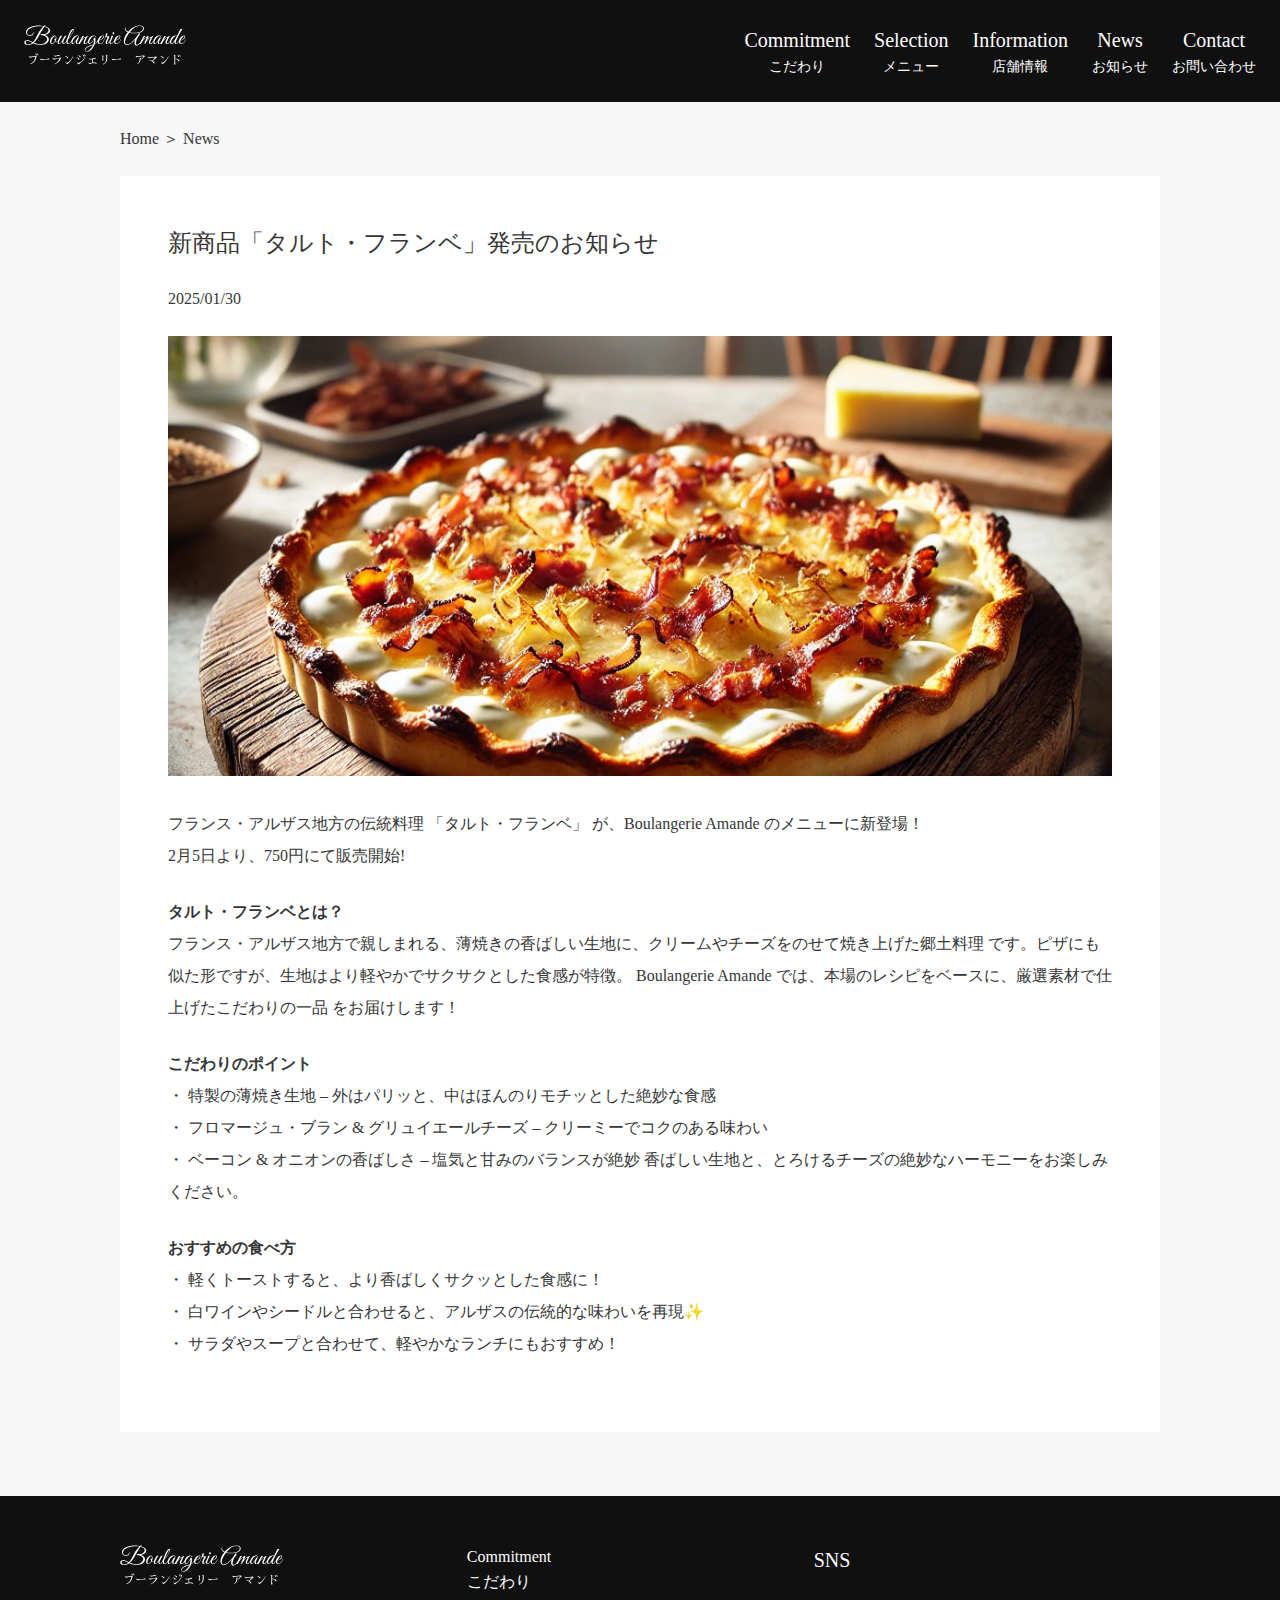
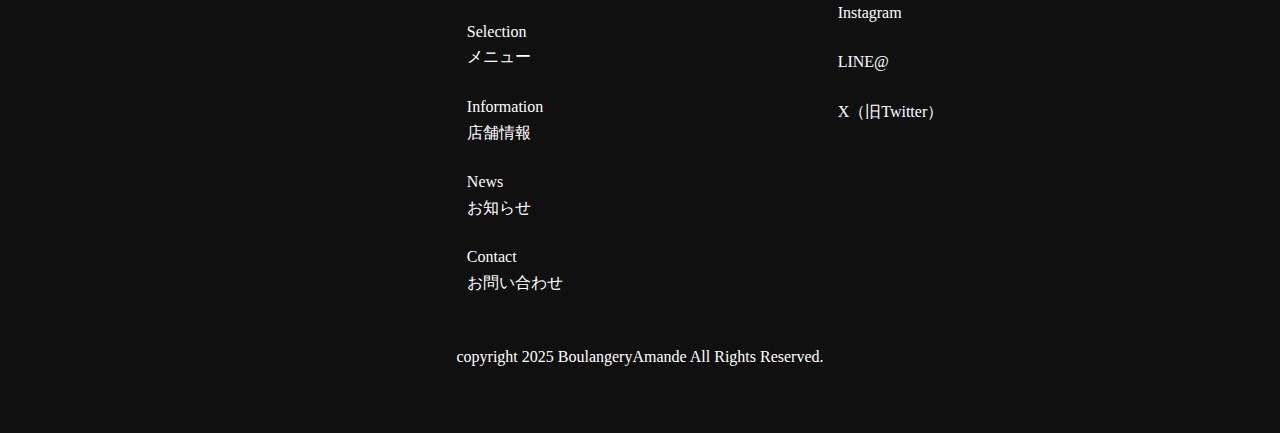
<file: html/news-01.html>
<!DOCTYPE html>
<html lang="ja">

<head>
    <meta charset="utf-8">
    <meta name="viewport" content="width=device-width, initial-scale=1.0, minimum-scale=1.0">
    <title>新商品「タルト・フランベ」発売:Boulangerie Amande</title>
    <meta name="description" content="新商品「タルト・フランベ」が発売！">
    <meta name="keywords" content="">
    <!--style css-->
    <link rel="stylesheet" href="../sass/style.css" media="all">
    <!--font-awesome-->
    <link href="https://use.fontawesome.com/releases/v5.0.6/css/all.css" rel="stylesheet">
    <!--jquery-->
    <script src="https://cdn.jsdelivr.net/npm/jquery@3/dist/jquery.min.js"></script>
    <!-- wow -->
    <link href="https://cdnjs.cloudflare.com/ajax/libs/animate.css/3.5.2/animate.min.css" rel="stylesheet"
        type="text/css" media="all">

</head>

<body>
    <div class="wrapper">
        <!-- header -->
        <header class="header header--detail">
            <div class="inner--large">
                <div class="header__contents">
                    <h1 class="header__logo"><a href="../index.html"><img src="../images/logo.svg" alt="Boulangerie Amande"></a></h1>
                    <div class="header__nav">
                        <button class="header__menu-toggle" aria-label="Toggle navigation">
                            <span class="header__menu-icon"></span>
                            <span class="header__menu-icon"></span>
                            <span class="header__menu-icon"></span>
                            <span class="header__menu-label">Menu</span>
                        </button>
                        <ul class="header__nav-links">
                            <li><a href="./commitment.html">Commitment<span class="header__nav-ja">こだわり</span></a></li>
                            <li><a href="./selection.html">Selection<span class="header__nav-ja">メニュー</span></a></li>
                            <li><a href="./information.html">Information<span class="header__nav-ja">店舗情報</span></a></li>
                            <li><a href="./news.html">News<span class="header__nav-ja">お知らせ</span></a></li>
                            <li><a href="./commingsoon.html">Contact<span class="header__nav-ja">お問い合わせ</span></a></li>
                        </ul>
                    </div>
                </div>
            </div>
        </header>
        <!-- header end -->

        <section class="article fadein">
          <div class="inner--small">
            <p class="article__label"><a href="../index.html">Home</a> ＞ <a href="./news.html">News</a></p>
            <div class="article__card">
              <h2 class="article__card-ttl">新商品「タルト・フランベ」発売のお知らせ</h2>
              <p class="article__card-day">2025/01/30</p>
              <div class="article__card-img"><img src="../images/news-01.webp" alt="タルトフランベ"></div>
              <p class="article__card-text">フランス・アルザス地方の伝統料理 「タルト・フランベ」 が、Boulangerie Amande のメニューに新登場！
                <br>2月5日より、750円にて販売開始! </p>
              <p class="article__card-text"><span class="bold">タルト・フランベとは？</span><br>フランス・アルザス地方で親しまれる、薄焼きの香ばしい生地に、クリームやチーズをのせて焼き上げた郷土料理 です。ピザにも似た形ですが、生地はより軽やかでサクサクとした食感が特徴。
                Boulangerie Amande では、本場のレシピをベースに、厳選素材で仕上げたこだわりの一品 をお届けします！</p>
              <p class="article__card-text"><span class="bold">こだわりのポイント</span><br>・ 特製の薄焼き生地 – 外はパリッと、中はほんのりモチッとした絶妙な食感<br> ・ フロマージュ・ブラン & グリュイエールチーズ – クリーミーでコクのある味わい<br>・ ベーコン & オニオンの香ばしさ – 塩気と甘みのバランスが絶妙
                香ばしい生地と、とろけるチーズの絶妙なハーモニーをお楽しみください。</p>
              <p class="article__card-text"><span class="bold">おすすめの食べ方</span><br>・ 軽くトーストすると、より香ばしくサクッとした食感に！<br>・ 白ワインやシードルと合わせると、アルザスの伝統的な味わいを再現✨<br>・ サラダやスープと合わせて、軽やかなランチにもおすすめ！</p>
            </div>
          </div>
        </section>

         <!-- footer -->
          <footer class="footer">
            <div class="inner--small">
                <div class="footer__contents">
                    <h2 class="footer__contents-logo"><a href="../index.html"><img src="../images/logo.svg" alt="Boulangerie Amande"></a></h2>
                    <ul class="footer__contents-nav">
                        <li><a href="./commitment.html">Commitment<span class="footer__nav-ja">こだわり</span></a></li>
                        <li><a href="./selection.html">Selection<span class="footer__nav-ja">メニュー</span></a></li>
                        <li><a href="./information.html">Information<span class="footer__nav-ja">店舗情報</span></a></li>
                        <li><a href="./news.html">News<span class="footer__nav-ja">お知らせ</span></a></li>
                        <li><a href="./commingsoon.html">Contact<span class="footer__nav-ja">お問い合わせ</span></a></li>
                    </ul>
                    <div class="footer__contents-sns">
                        <p class="footer__sns-ttl">SNS</p>
                        <ul class="footer__sns-list">
                            <li><a href="./commingsoon.html">Instagram</a></li>
                            <li><a href="./commingsoon.html">LINE@</a></li>
                            <li><a href="./commingsoon.html">X（旧Twitter）</a></li>
                        </ul>
                    </div>
                </div>
                <p class="footer__copyright">copyright 2025 BoulangeryAmande All Rights Reserved.</p>
            </div>
          </footer>
         <!-- footer end -->

    </div>
    <!--wrapper end-->

    <!-- script js-->
    <script src="./js/html-script.js"></script>
    <!-- wow -->
    <script src="https://cdnjs.cloudflare.com/ajax/libs/wow/1.1.2/wow.min.js"></script>

</body>

</html>
</file>
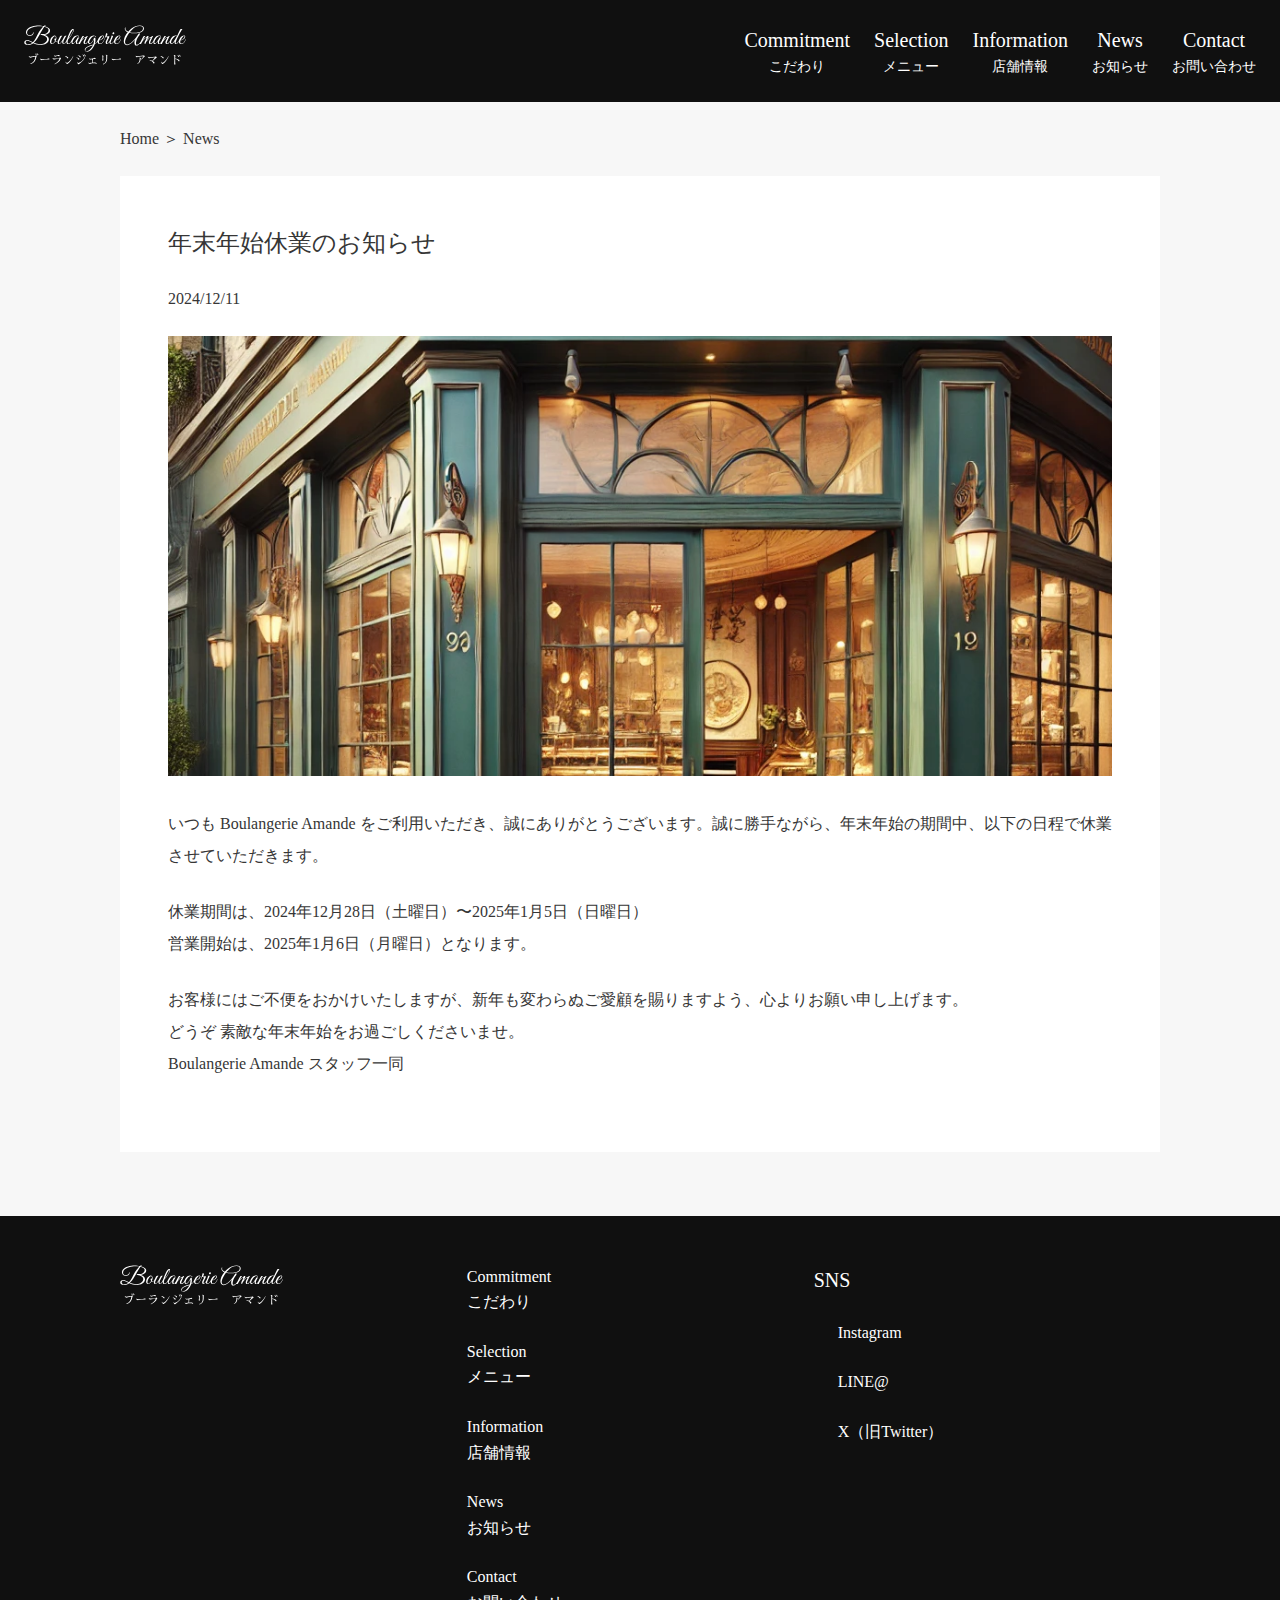
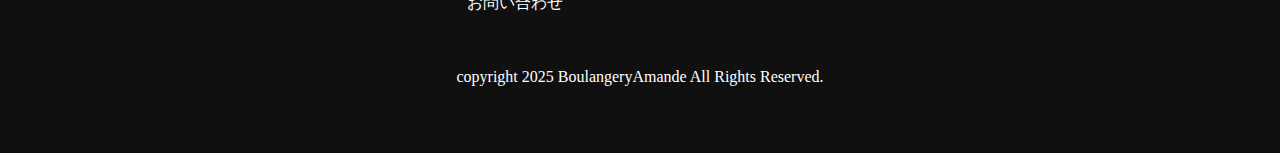
<file: html/news-02.html>
<!DOCTYPE html>
<html lang="ja">

<head>
    <meta charset="utf-8">
    <meta name="viewport" content="width=device-width, initial-scale=1.0, minimum-scale=1.0">
    <title>年末年始休業のお知らせ</title>
    <meta name="description" content="年末年始休業のお知らせ">
    <meta name="keywords" content="">
    <!--style css-->
    <link rel="stylesheet" href="../sass/style.css" media="all">
    <!--font-awesome-->
    <link href="https://use.fontawesome.com/releases/v5.0.6/css/all.css" rel="stylesheet">
    <!--jquery-->
    <script src="https://cdn.jsdelivr.net/npm/jquery@3/dist/jquery.min.js"></script>
    <!-- wow -->
    <link href="https://cdnjs.cloudflare.com/ajax/libs/animate.css/3.5.2/animate.min.css" rel="stylesheet"
        type="text/css" media="all">

</head>

<body>
    <div class="wrapper">
        <!-- header -->
        <header class="header header--detail">
            <div class="inner--large">
                <div class="header__contents">
                    <h1 class="header__logo"><a href="../index.html"><img src="../images/logo.svg" alt="Boulangerie Amande"></a></h1>
                    <div class="header__nav">
                        <button class="header__menu-toggle" aria-label="Toggle navigation">
                            <span class="header__menu-icon"></span>
                            <span class="header__menu-icon"></span>
                            <span class="header__menu-icon"></span>
                            <span class="header__menu-label">Menu</span>
                        </button>
                        <ul class="header__nav-links">
                            <li><a href="./commitment.html">Commitment<span class="header__nav-ja">こだわり</span></a></li>
                            <li><a href="./selection.html">Selection<span class="header__nav-ja">メニュー</span></a></li>
                            <li><a href="./information.html">Information<span class="header__nav-ja">店舗情報</span></a></li>
                            <li><a href="./news.html">News<span class="header__nav-ja">お知らせ</span></a></li>
                            <li><a href="./commingsoon.html">Contact<span class="header__nav-ja">お問い合わせ</span></a></li>
                        </ul>
                    </div>
                </div>
            </div>
        </header>
        <!-- header end -->

        <section class="article fadein">
          <div class="inner--small">
            <p class="article__label"><a href="../index.html">Home</a> ＞ <a href="./news.html">News</a></p>
            <div class="article__card">
              <h2 class="article__card-ttl">年末年始休業のお知らせ</h2>
              <p class="article__card-day">2024/12/11</p>
              <div class="article__card-img"><img src="../images/information.webp" alt="店舗外観"></div>
              <p class="article__card-text">いつも Boulangerie Amande をご利用いただき、誠にありがとうございます。誠に勝手ながら、年末年始の期間中、以下の日程で休業 させていただきます。</p>
              <p class="article__card-text">休業期間は、2024年12月28日（土曜日）〜2025年1月5日（日曜日）<br>営業開始は、2025年1月6日（月曜日）となります。</p>
              <p class="article__card-text">お客様にはご不便をおかけいたしますが、新年も変わらぬご愛顧を賜りますよう、心よりお願い申し上げます。<br>
                どうぞ 素敵な年末年始をお過ごしくださいませ。<br>
                Boulangerie Amande スタッフ一同</p>
            </div>
          </div>
        </section>

         <!-- footer -->
          <footer class="footer">
            <div class="inner--small">
                <div class="footer__contents">
                    <h2 class="footer__contents-logo"><a href="../index.html"><img src="../images/logo.svg" alt="Boulangerie Amande"></a></h2>
                    <ul class="footer__contents-nav">
                        <li><a href="./commitment.html">Commitment<span class="footer__nav-ja">こだわり</span></a></li>
                        <li><a href="./selection.html">Selection<span class="footer__nav-ja">メニュー</span></a></li>
                        <li><a href="./information.html">Information<span class="footer__nav-ja">店舗情報</span></a></li>
                        <li><a href="./news.html">News<span class="footer__nav-ja">お知らせ</span></a></li>
                        <li><a href="">Contact<span class="footer__nav-ja">お問い合わせ</span></a></li>
                    </ul>
                    <div class="footer__contents-sns">
                        <p class="footer__sns-ttl">SNS</p>
                        <ul class="footer__sns-list">
                            <li><a href="./commingsoon.html">Instagram</a></li>
                            <li><a href="./commingsoon.html">LINE@</a></li>
                            <li><a href="./commingsoon.html">X（旧Twitter）</a></li>
                        </ul>
                    </div>
                </div>
                <p class="footer__copyright">copyright 2025 BoulangeryAmande All Rights Reserved.</p>
            </div>
          </footer>
         <!-- footer end -->

    </div>
    <!--wrapper end-->

    <!-- script js-->
    <script src="./js/html-script.js"></script>
    <!-- wow -->
    <script src="https://cdnjs.cloudflare.com/ajax/libs/wow/1.1.2/wow.min.js"></script>

</body>

</html>
</file>
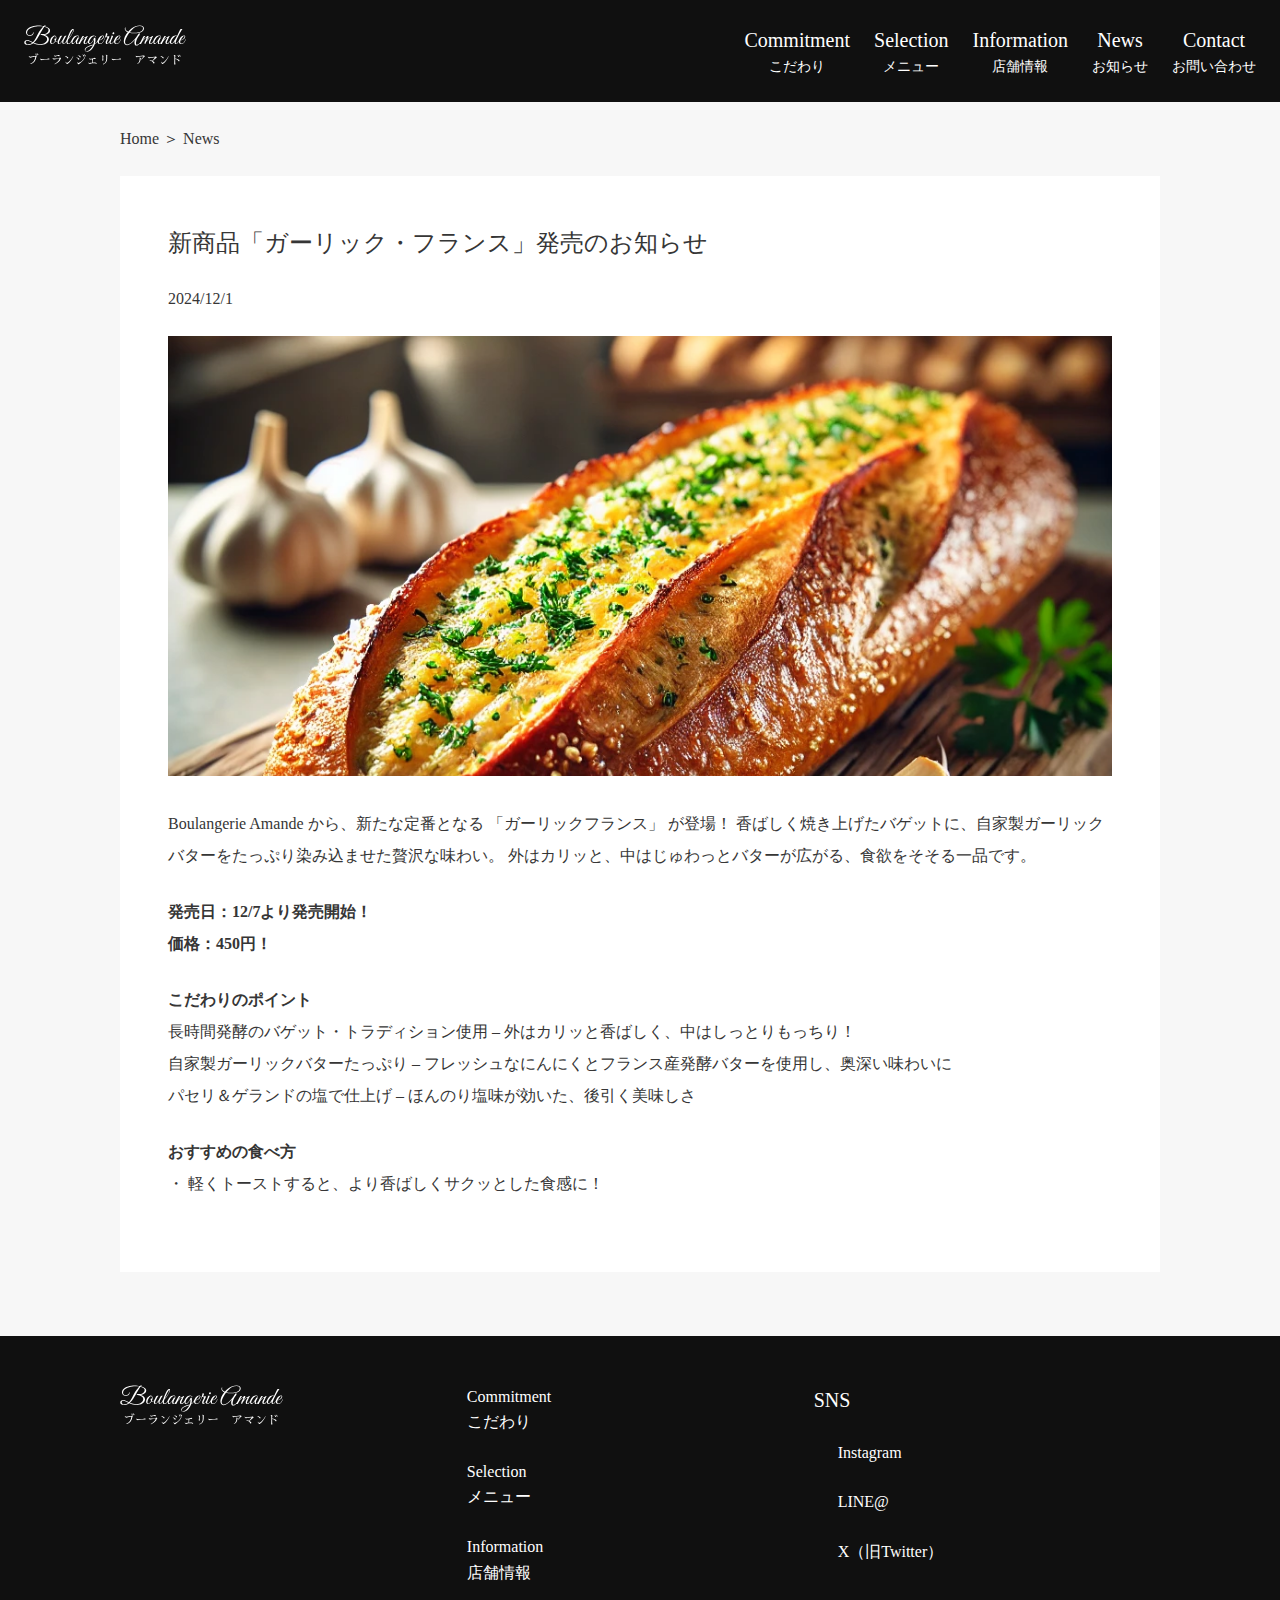
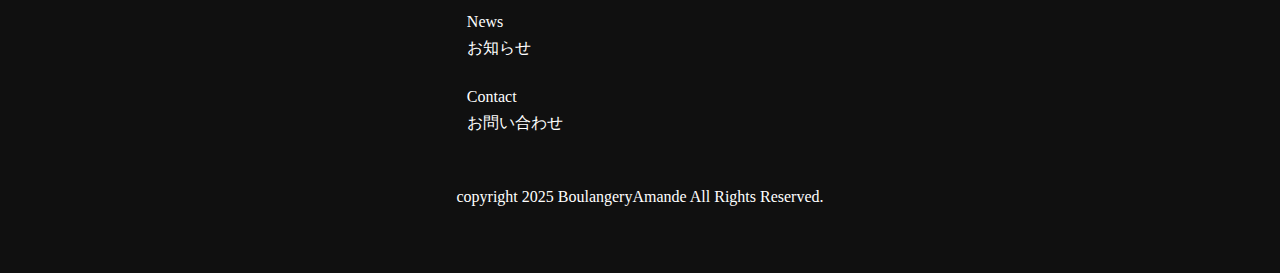
<file: html/news-03.html>
<!DOCTYPE html>
<html lang="ja">

<head>
    <meta charset="utf-8">
    <meta name="viewport" content="width=device-width, initial-scale=1.0, minimum-scale=1.0">
    <title>新商品「ガーリック・フランス」発売のお知らせ</title>
    <meta name="description" content="新商品「タルト・フランベ」が発売！">
    <meta name="keywords" content="">
    <!--style css-->
    <link rel="stylesheet" href="../sass/style.css" media="all">
    <!--font-awesome-->
    <link href="https://use.fontawesome.com/releases/v5.0.6/css/all.css" rel="stylesheet">
    <!--jquery-->
    <script src="https://cdn.jsdelivr.net/npm/jquery@3/dist/jquery.min.js"></script>
    <!-- wow -->
    <link href="https://cdnjs.cloudflare.com/ajax/libs/animate.css/3.5.2/animate.min.css" rel="stylesheet"
        type="text/css" media="all">

</head>

<body>
    <div class="wrapper">
        <!-- header -->
        <header class="header header--detail">
            <div class="inner--large">
                <div class="header__contents">
                    <h1 class="header__logo"><a href="../index.html"><img src="../images/logo.svg" alt="Boulangerie Amande"></a></h1>
                    <div class="header__nav">
                        <button class="header__menu-toggle" aria-label="Toggle navigation">
                            <span class="header__menu-icon"></span>
                            <span class="header__menu-icon"></span>
                            <span class="header__menu-icon"></span>
                            <span class="header__menu-label">Menu</span>
                        </button>
                        <ul class="header__nav-links">
                            <li><a href="./commitment.html">Commitment<span class="header__nav-ja">こだわり</span></a></li>
                            <li><a href="./selection.html">Selection<span class="header__nav-ja">メニュー</span></a></li>
                            <li><a href="./information.html">Information<span class="header__nav-ja">店舗情報</span></a></li>
                            <li><a href="./news.html">News<span class="header__nav-ja">お知らせ</span></a></li>
                            <li><a href="./commingsoon.html">Contact<span class="header__nav-ja">お問い合わせ</span></a></li>
                        </ul>
                    </div>
                </div>
            </div>
        </header>
        <!-- header end -->

        <section class="article fadein">
          <div class="inner--small">
            <p class="article__label"><a href="../index.html">Home</a> ＞ <a href="./news.html">News</a></p>
            <div class="article__card">
              <h2 class="article__card-ttl">新商品「ガーリック・フランス」発売のお知らせ</h2>
              <p class="article__card-day">2024/12/1</p>
              <div class="article__card-img"><img src="../images/news-02.webp" alt="ガーリックフランス"></div>
              <p class="article__card-text">Boulangerie Amande から、新たな定番となる 「ガーリックフランス」 が登場！
                香ばしく焼き上げたバゲットに、自家製ガーリックバターをたっぷり染み込ませた贅沢な味わい。
                外はカリッと、中はじゅわっとバターが広がる、食欲をそそる一品です。</p>
              <p class="article__card-text"><span class="bold">発売日：12/7より発売開始！<br>価格：450円！</span></p>
              <p class="article__card-text"><span class="bold">こだわりのポイント</span><br>長時間発酵のバゲット・トラディション使用 – 外はカリッと香ばしく、中はしっとりもっちり！
                <br> 自家製ガーリックバターたっぷり – フレッシュなにんにくとフランス産発酵バターを使用し、奥深い味わいに
                <br> パセリ＆ゲランドの塩で仕上げ – ほんのり塩味が効いた、後引く美味しさ</p>
              <p class="article__card-text"><span class="bold">おすすめの食べ方</span><br>・ 軽くトーストすると、より香ばしくサクッとした食感に！</p>
            </div>
          </div>
        </section>

         <!-- footer -->
          <footer class="footer">
            <div class="inner--small">
                <div class="footer__contents">
                    <h2 class="footer__contents-logo"><a href="../index.html"><img src="../images/logo.svg" alt="Boulangerie Amande"></a></h2>
                    <ul class="footer__contents-nav">
                        <li><a href="./commitment.html">Commitment<span class="footer__nav-ja">こだわり</span></a></li>
                        <li><a href="./selection.html">Selection<span class="footer__nav-ja">メニュー</span></a></li>
                        <li><a href="./information.html">Information<span class="footer__nav-ja">店舗情報</span></a></li>
                        <li><a href="./news.html">News<span class="footer__nav-ja">お知らせ</span></a></li>
                        <li><a href="./commingsoon.html">Contact<span class="footer__nav-ja">お問い合わせ</span></a></li>
                    </ul>
                    <div class="footer__contents-sns">
                        <p class="footer__sns-ttl">SNS</p>
                        <ul class="footer__sns-list">
                            <li><a href="./commingsoon.html">Instagram</a></li>
                            <li><a href="./commingsoon.html">LINE@</a></li>
                            <li><a href="./commingsoon.html">X（旧Twitter）</a></li>
                        </ul>
                    </div>
                </div>
                <p class="footer__copyright">copyright 2025 BoulangeryAmande All Rights Reserved.</p>
            </div>
          </footer>
         <!-- footer end -->

    </div>
    <!--wrapper end-->

    <!-- script js-->
    <script src="./js/html-script.js"></script>
    <!-- wow -->
    <script src="https://cdnjs.cloudflare.com/ajax/libs/wow/1.1.2/wow.min.js"></script>

</body>

</html>
</file>
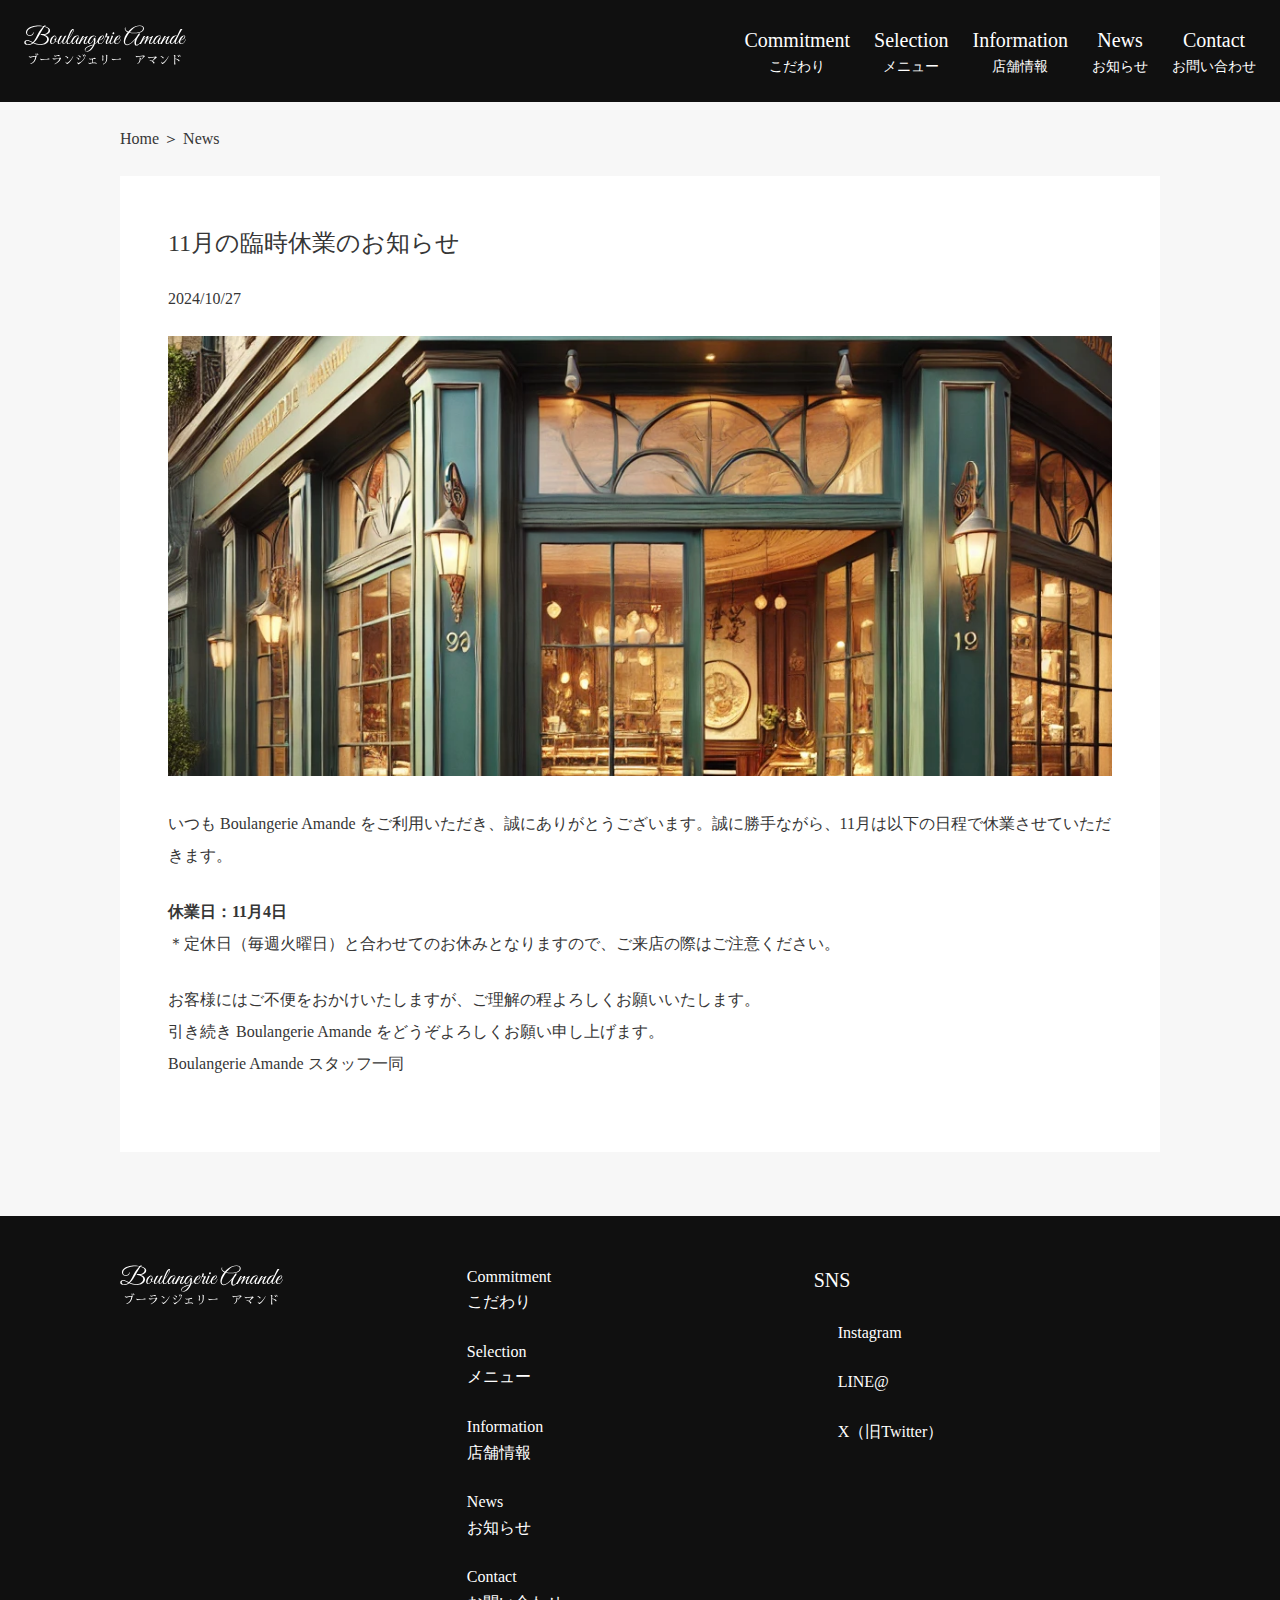
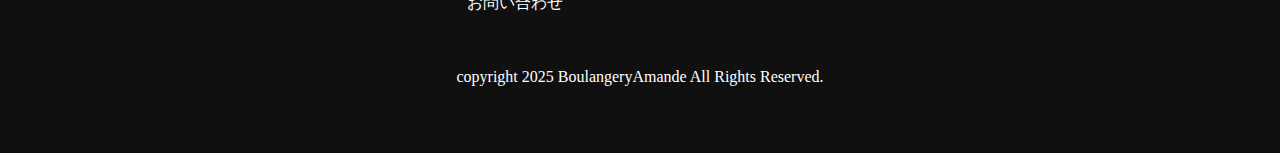
<file: html/news-04.html>
<!DOCTYPE html>
<html lang="ja">

<head>
    <meta charset="utf-8">
    <meta name="viewport" content="width=device-width, initial-scale=1.0, minimum-scale=1.0">
    <title>11月の臨時休業のお知らせ</title>
    <meta name="description" content="11月の臨時休業のお知らせ">
    <meta name="keywords" content="">
    <!--style css-->
    <link rel="stylesheet" href="../sass/style.css" media="all">
    <!--font-awesome-->
    <link href="https://use.fontawesome.com/releases/v5.0.6/css/all.css" rel="stylesheet">
    <!--jquery-->
    <script src="https://cdn.jsdelivr.net/npm/jquery@3/dist/jquery.min.js"></script>
    <!-- wow -->
    <link href="https://cdnjs.cloudflare.com/ajax/libs/animate.css/3.5.2/animate.min.css" rel="stylesheet"
        type="text/css" media="all">

</head>

<body>
    <div class="wrapper">
        <!-- header -->
        <header class="header header--detail">
            <div class="inner--large">
                <div class="header__contents">
                    <h1 class="header__logo"><a href="../index.html"><img src="../images/logo.svg" alt="Boulangerie Amande"></a></h1>
                    <div class="header__nav">
                        <button class="header__menu-toggle" aria-label="Toggle navigation">
                            <span class="header__menu-icon"></span>
                            <span class="header__menu-icon"></span>
                            <span class="header__menu-icon"></span>
                            <span class="header__menu-label">Menu</span>
                        </button>
                        <ul class="header__nav-links">
                            <li><a href="./commitment.html">Commitment<span class="header__nav-ja">こだわり</span></a></li>
                            <li><a href="./selection.html">Selection<span class="header__nav-ja">メニュー</span></a></li>
                            <li><a href="./information.html">Information<span class="header__nav-ja">店舗情報</span></a></li>
                            <li><a href="./news.html">News<span class="header__nav-ja">お知らせ</span></a></li>
                            <li><a href="./commingsoon.html">Contact<span class="header__nav-ja">お問い合わせ</span></a></li>
                        </ul>
                    </div>
                </div>
            </div>
        </header>
        <!-- header end -->

        <section class="article fadein">
          <div class="inner--small">
            <p class="article__label"><a href="../index.html">Home</a> ＞ <a href="./news.html">News</a></p>
            <div class="article__card">
              <h2 class="article__card-ttl">11月の臨時休業のお知らせ</h2>
              <p class="article__card-day">2024/10/27</p>
              <div class="article__card-img"><img src="../images/information.webp" alt="店舗外観"></div>
              <p class="article__card-text">いつも Boulangerie Amande をご利用いただき、誠にありがとうございます。誠に勝手ながら、11月は以下の日程で休業させていただきます。</p>
              <p class="article__card-text"><span class="bold">休業日：11月4日</span><br>＊定休日（毎週火曜日）と合わせてのお休みとなりますので、ご来店の際はご注意ください。</p>
              <p class="article__card-text">お客様にはご不便をおかけいたしますが、ご理解の程よろしくお願いいたします。<br>
                引き続き Boulangerie Amande をどうぞよろしくお願い申し上げます。<br>
                Boulangerie Amande スタッフ一同</p>
            </div>
          </div>
        </section>

         <!-- footer -->
          <footer class="footer">
            <div class="inner--small">
                <div class="footer__contents">
                    <h2 class="footer__contents-logo"><a href="../index.html"><img src="../images/logo.svg" alt="Boulangerie Amande"></a></h2>
                    <ul class="footer__contents-nav">
                        <li><a href="./commitment.html">Commitment<span class="footer__nav-ja">こだわり</span></a></li>
                        <li><a href="./selection.html">Selection<span class="footer__nav-ja">メニュー</span></a></li>
                        <li><a href="./information.html">Information<span class="footer__nav-ja">店舗情報</span></a></li>
                        <li><a href="./news.html">News<span class="footer__nav-ja">お知らせ</span></a></li>
                        <li><a href="./commingsoon.html">Contact<span class="footer__nav-ja">お問い合わせ</span></a></li>
                    </ul>
                    <div class="footer__contents-sns">
                        <p class="footer__sns-ttl">SNS</p>
                        <ul class="footer__sns-list">
                            <li><a href="./commingsoon.html">Instagram</a></li>
                            <li><a href="./commingsoon.html">LINE@</a></li>
                            <li><a href="./commingsoon.html">X（旧Twitter）</a></li>
                        </ul>
                    </div>
                </div>
                <p class="footer__copyright">copyright 2025 BoulangeryAmande All Rights Reserved.</p>
            </div>
          </footer>
         <!-- footer end -->

    </div>
    <!--wrapper end-->

    <!-- script js-->
    <script src="./js/html-script.js"></script>
    <!-- wow -->
    <script src="https://cdnjs.cloudflare.com/ajax/libs/wow/1.1.2/wow.min.js"></script>

</body>

</html>
</file>
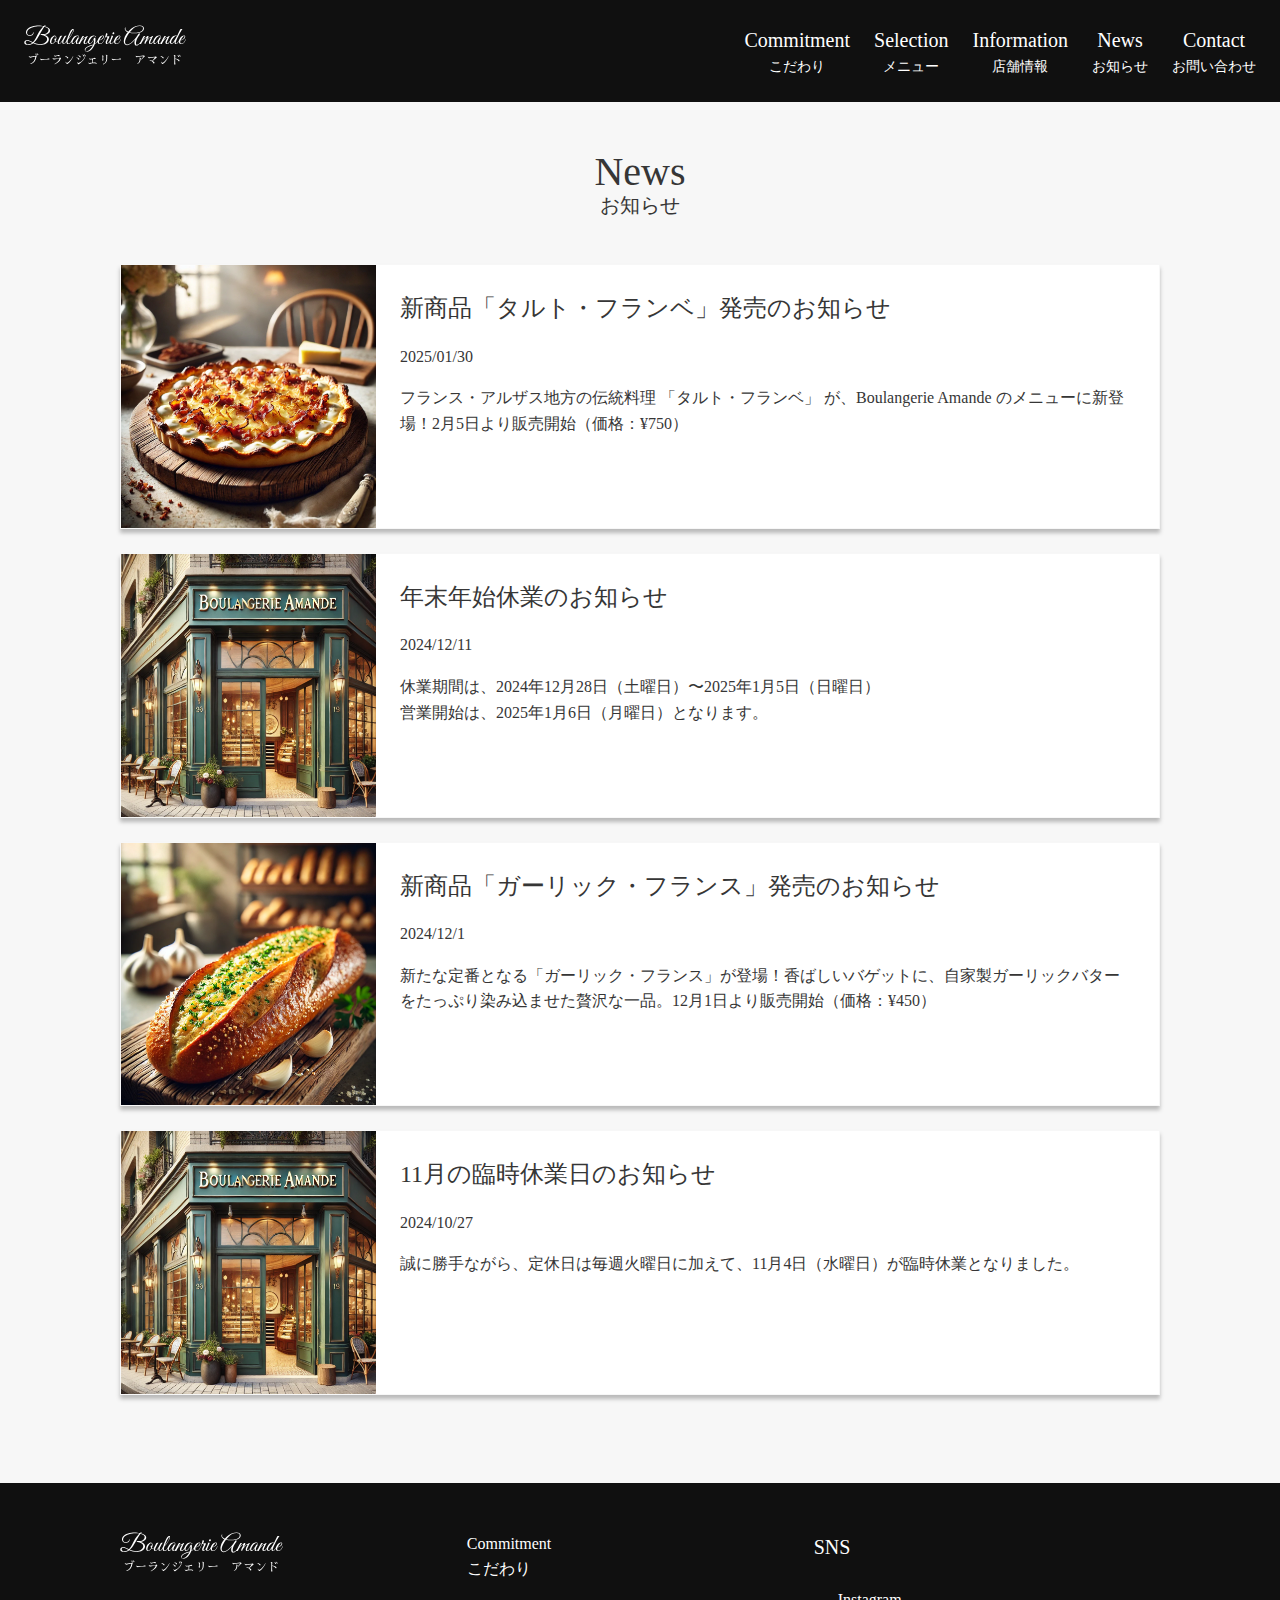
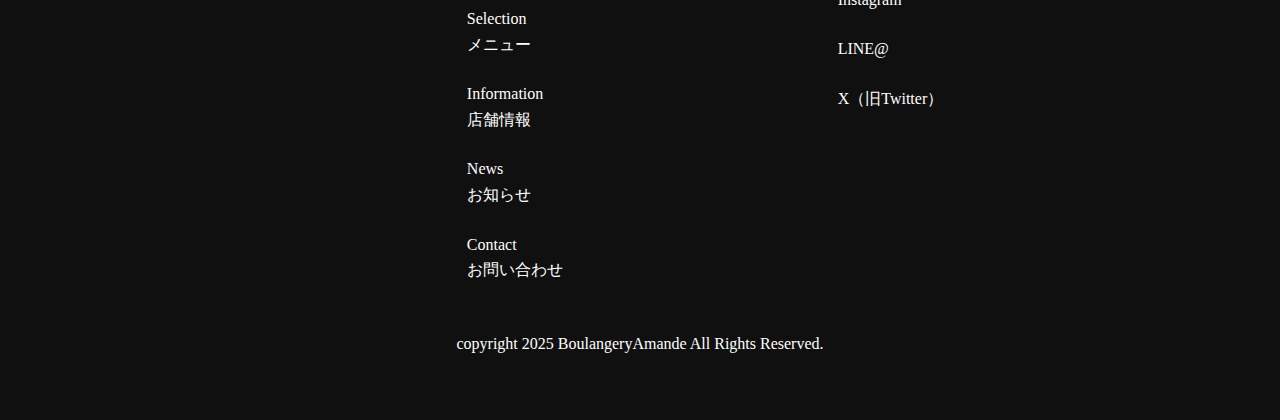
<file: html/news.html>
<!DOCTYPE html>
<html lang="ja">

<head>
    <meta charset="utf-8">
    <meta name="viewport" content="width=device-width, initial-scale=1.0, minimum-scale=1.0">
    <title>こだわり:Boulangerie Amande</title>
    <meta name="description" content="フランスのパン作りの芸術を提供するBoulangerie Amande">
    <meta name="keywords" content="">
    <!--style css-->
    <link rel="stylesheet" href="../sass/style.css" media="all">
    <!--font-awesome-->
    <link href="https://use.fontawesome.com/releases/v5.0.6/css/all.css" rel="stylesheet">
    <!--jquery-->
    <script src="https://cdn.jsdelivr.net/npm/jquery@3/dist/jquery.min.js"></script>
    <!-- wow -->
    <link href="https://cdnjs.cloudflare.com/ajax/libs/animate.css/3.5.2/animate.min.css" rel="stylesheet"
        type="text/css" media="all">

</head>

<body>
    <div class="wrapper">
        <!-- header -->
        <header class="header header--detail">
            <div class="inner--large">
                <div class="header__contents">
                    <h1 class="header__logo"><a href="../index.html"><img src="../images/logo.svg" alt="Boulangerie Amande"></a></h1>
                    <div class="header__nav">
                        <button class="header__menu-toggle" aria-label="Toggle navigation">
                            <span class="header__menu-icon"></span>
                            <span class="header__menu-icon"></span>
                            <span class="header__menu-icon"></span>
                            <span class="header__menu-label">Menu</span>
                        </button>
                        <ul class="header__nav-links">
                            <li><a href="./commitment.html">Commitment<span class="header__nav-ja">こだわり</span></a></li>
                            <li><a href="./selection.html">Selection<span class="header__nav-ja">メニュー</span></a></li>
                            <li><a href="./information.html">Information<span class="header__nav-ja">店舗情報</span></a></li>
                            <li><a href="./news.html">News<span class="header__nav-ja">お知らせ</span></a></li>
                            <li><a href="">Contact<span class="header__nav-ja">お問い合わせ</span></a></li>
                        </ul>
                    </div>
                </div>
            </div>
        </header>
        <!-- header end -->

        <!-- news -->
       <section class="news--detail">
        <div class="inner--small">
          <h2 class="section__ttl--detail">News<span>お知らせ</span></h2>
          <a href="news-01.html" class="news__card--detail">
            <div class="news__card-img--detail"><img src="../images/news-01.webp" alt="タルトフランベ"></div>
            <div class="news__card-text--detail">
              <h3 class="news__text-ttl--detail">新商品「タルト・フランベ」発売のお知らせ</h3>
            <p class="news__text-day--detail">2025/01/30</p>
            <p class="news__text-description--detail">フランス・アルザス地方の伝統料理 「タルト・フランベ」 が、Boulangerie Amande のメニューに新登場！2月5日より販売開始（価格：¥750）</p>
            </div>
          </a>
          <a href="news-02.html" class="news__card--detail">
            <div class="news__card-img--detail"><img src="../images/information.webp" alt="店舗外観"></div>
            <div class="news__card-text--detail">
              <h3 class="news__text-ttl--detail">年末年始休業のお知らせ</h3>
              <p class="news__text-day--detail">2024/12/11</p>
              <p class="news__text-description--detail">休業期間は、2024年12月28日（土曜日）〜2025年1月5日（日曜日）<br>営業開始は、2025年1月6日（月曜日）となります。</p>
            </div>
          </a>
          <a href="news-03.html" class="news__card--detail">
            <div class="news__card-img--detail"><img src="../images/news-02.webp" alt="ガーリックフランス"></div>
            <div class="news__card-text--detail">
              <h3 class="news__text-ttl--detail">新商品「ガーリック・フランス」発売のお知らせ</h3>
              <p class="news__text-day--detail">2024/12/1</p>
              <p class="news__text-description--detail">新たな定番となる「ガーリック・フランス」が登場！香ばしいバゲットに、自家製ガーリックバターをたっぷり染み込ませた贅沢な一品。12月1日より販売開始（価格：¥450）</p>
            </div>
          </a>
          <a href="news-04.html" class="news__card--detail">
            <div class="news__card-img--detail"><img src="../images/information.webp" alt="店舗外観"></div>
            <div class="news__card-text--detail">
              <h3 class="news__text-ttl--detail">11月の臨時休業日のお知らせ</h3>
              <p class="news__text-day--detail">2024/10/27</p>
              <p class="news__text-description--detail">誠に勝手ながら、定休日は毎週火曜日に加えて、11月4日（水曜日）が臨時休業となりました。</p>
            </div>
          </a>
        </div>
       </section>
       <!-- news end -->

         <!-- footer -->
          <footer class="footer">
            <div class="inner--small">
                <div class="footer__contents">
                    <h2 class="footer__contents-logo"><a href="../index.html"><img src="../images/logo.svg" alt="Boulangerie Amande"></a></h2>
                    <ul class="footer__contents-nav">
                        <li><a href="./commitment.html">Commitment<span class="footer__nav-ja">こだわり</span></a></li>
                        <li><a href="./selection.html">Selection<span class="footer__nav-ja">メニュー</span></a></li>
                        <li><a href="./information.html">Information<span class="footer__nav-ja">店舗情報</span></a></li>
                        <li><a href="./news.html">News<span class="footer__nav-ja">お知らせ</span></a></li>
                        <li><a href="">Contact<span class="footer__nav-ja">お問い合わせ</span></a></li>
                    </ul>
                    <div class="footer__contents-sns">
                        <p class="footer__sns-ttl">SNS</p>
                        <ul class="footer__sns-list">
                            <li><a href="">Instagram</a></li>
                            <li><a href="">LINE@</a></li>
                            <li><a href="">X（旧Twitter）</a></li>
                        </ul>
                    </div>
                </div>
                <p class="footer__copyright">copyright 2025 BoulangeryAmande All Rights Reserved.</p>
            </div>
          </footer>
         <!-- footer end -->

    </div>
    <!--wrapper end-->

    <!-- script js-->
    <script src="../js/script.js"></script>
    <!-- wow -->
    <script src="https://cdnjs.cloudflare.com/ajax/libs/wow/1.1.2/wow.min.js"></script>

</body>

</html>
</file>
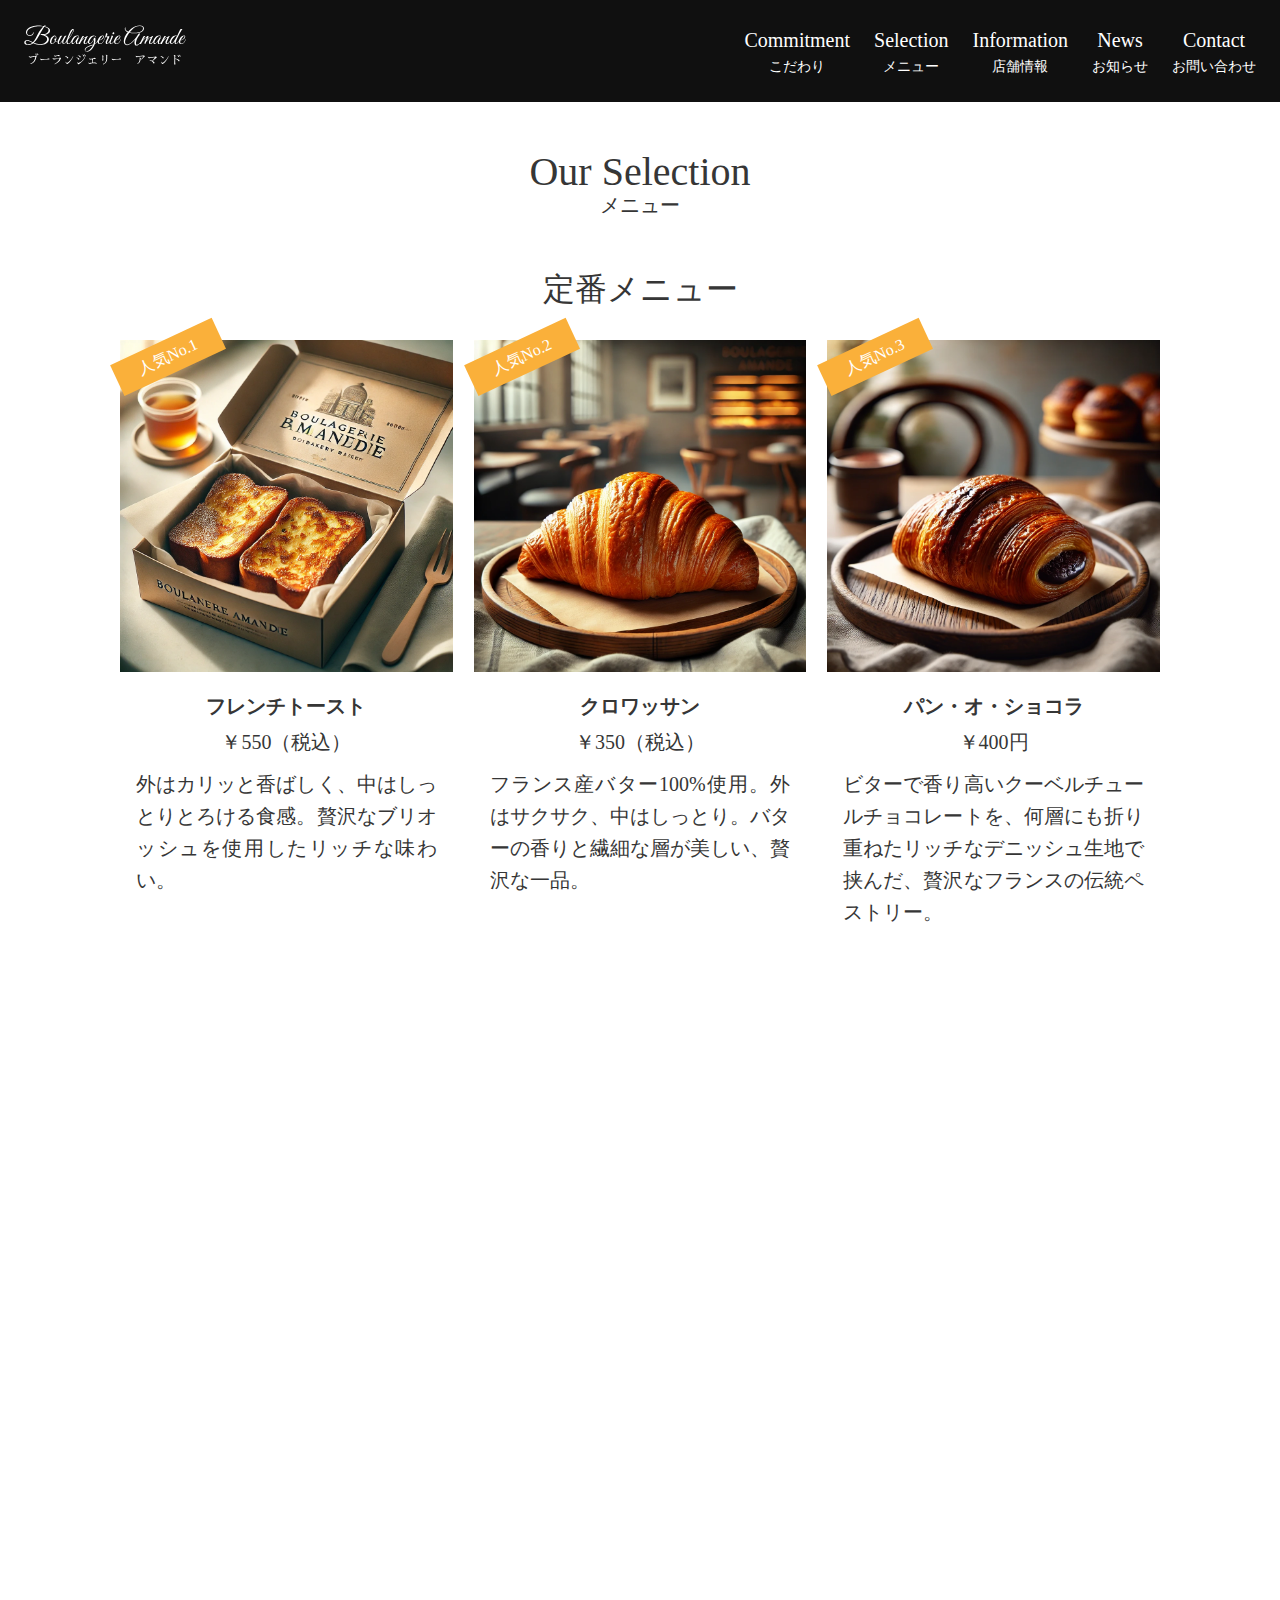
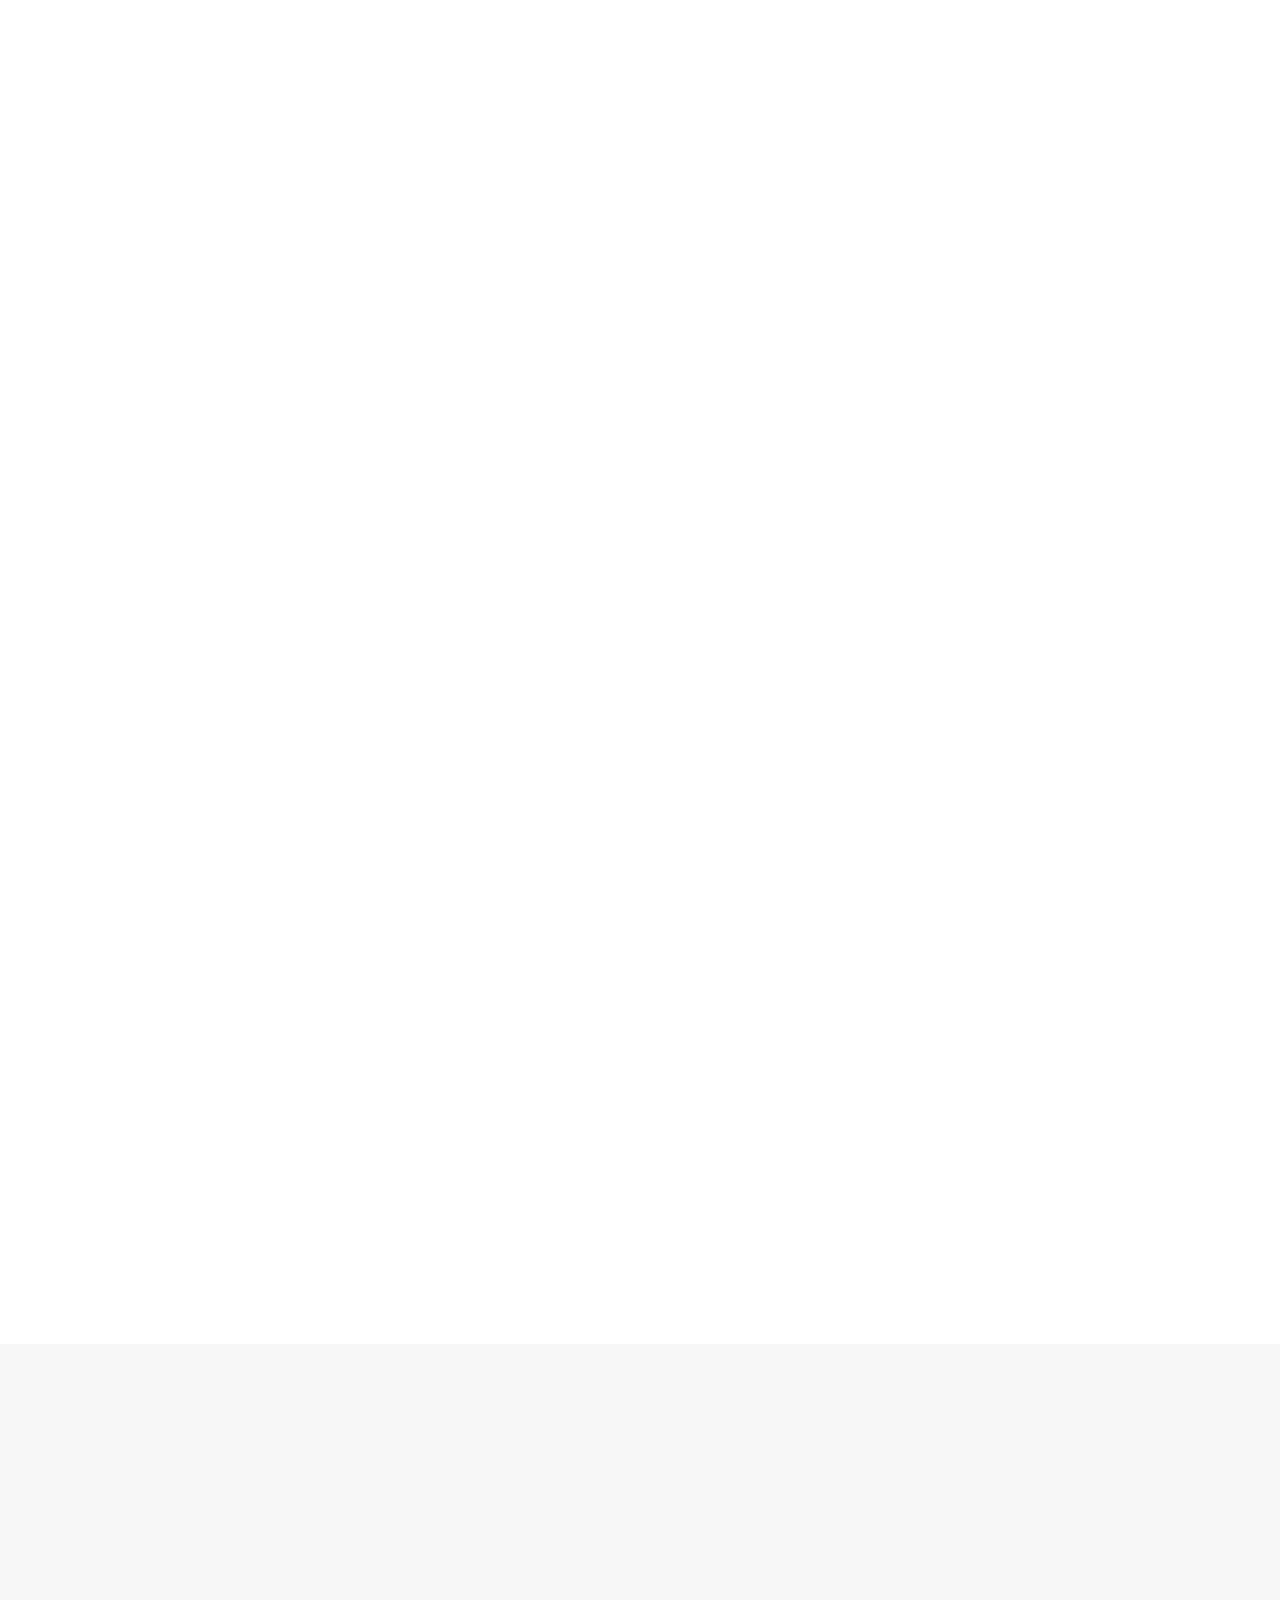
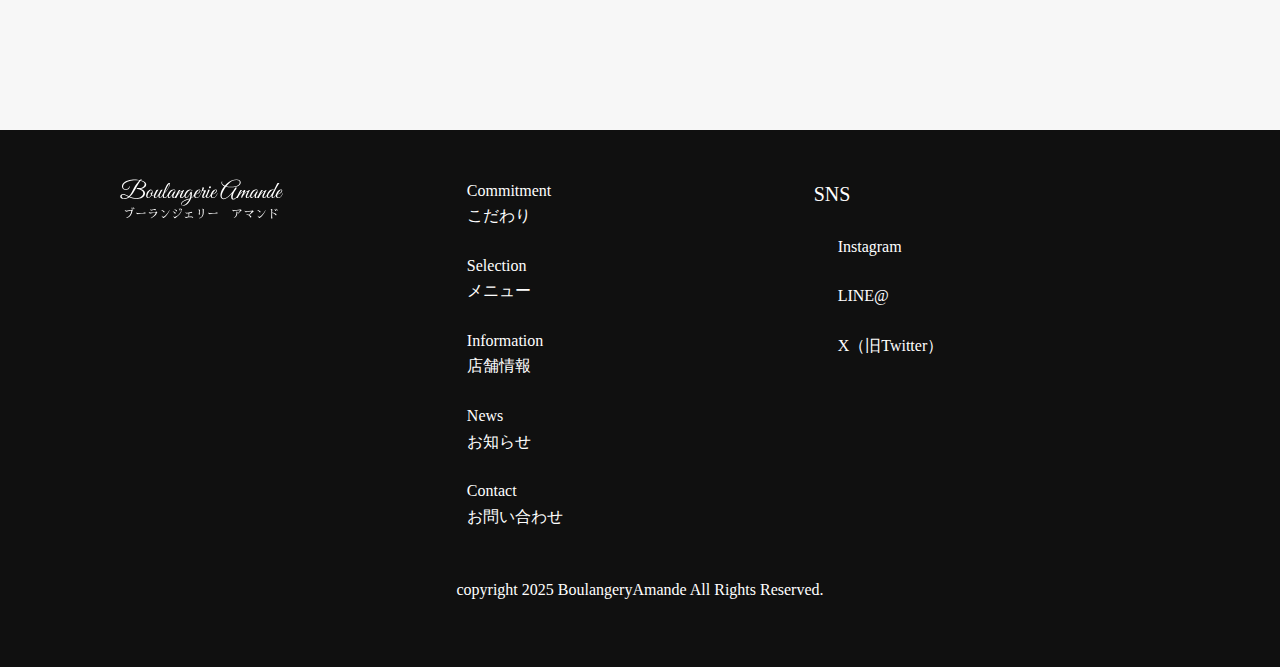
<file: html/selection.html>
<!DOCTYPE html>
<html lang="ja">

<head>
    <meta charset="utf-8">
    <meta name="viewport" content="width=device-width, initial-scale=1.0, minimum-scale=1.0">
    <title>メニュー一覧:Boulangerie Amande</title>
    <meta name="description" content="フランスのパン作りの芸術を提供するBoulangerie Amande">
    <meta name="keywords" content="">
    <!--style css-->
    <link rel="stylesheet" href="../sass/style.css" media="all">
    <!--font-awesome-->
    <link href="https://use.fontawesome.com/releases/v5.0.6/css/all.css" rel="stylesheet">
    <!--jquery-->
    <script src="https://cdn.jsdelivr.net/npm/jquery@3/dist/jquery.min.js"></script>
    <!-- wow -->
    <link href="https://cdnjs.cloudflare.com/ajax/libs/animate.css/3.5.2/animate.min.css" rel="stylesheet"
        type="text/css" media="all">

</head>

<body>
    <div class="wrapper">
        <!-- header -->
        <header class="header header--detail">
            <div class="inner--large">
                <div class="header__contents">
                    <h1 class="header__logo"><a href="../index.html"><img src="../images/logo.svg" alt="Boulangerie Amande"></a></h1>
                    <div class="header__nav">
                        <button class="header__menu-toggle" aria-label="Toggle navigation">
                            <span class="header__menu-icon"></span>
                            <span class="header__menu-icon"></span>
                            <span class="header__menu-icon"></span>
                            <span class="header__menu-label">Menu</span>
                        </button>
                        <ul class="header__nav-links">
                            <li><a href="./commitment.html">Commitment<span class="header__nav-ja">こだわり</span></a></li>
                            <li><a href="./selection.html">Selection<span class="header__nav-ja">メニュー</span></a></li>
                            <li><a href="./information.html">Information<span class="header__nav-ja">店舗情報</span></a></li>
                            <li><a href="./news.html">News<span class="header__nav-ja">お知らせ</span></a></li>
                            <li><a href="./commingsoon.html">Contact<span class="header__nav-ja">お問い合わせ</span></a></li>
                        </ul>
                    </div>
                </div>
            </div>
        </header>
        <!-- header end -->

        <!-- selection--detail -->
        <section class="selection--detail">
          <div class="inner--small fadein">
            <h2 class="section__ttl--detail selection__ttl--detail fadein">Our Selection<span>メニュー</span></h2>
            <h3 class="selection__contents-ttl--detail fadein">定番メニュー</h3>
            <div class="selection__contents--detail">
              <div class="selection__card--detail fadein">
                <p class="selection__card-label--detail">人気No.1</p>
                <img src="../images/menu-01.webp" alt="フレンチトースト">
                <p class="selection__card-ttl--detail">フレンチトースト</p>
                <p class="selection__card-price--detail">￥550（税込）</p>
                <p class="selection__card-description--detail">外はカリッと香ばしく、中はしっとりとろける食感。贅沢なブリオッシュを使用したリッチな味わい。</p>
              </div>
              <div class="selection__card--detail scroll-fadein">
                <p class="selection__card-label--detail">人気No.2</p>
                <img src="../images/menu-02.webp" alt="クロワッサン">
                <p class="selection__card-ttl--detail">クロワッサン</p>
                <p class="selection__card-price--detail">￥350（税込）</p>
                <p class="selection__card-description--detail">フランス産バター100%使用。外はサクサク、中はしっとり。バターの香りと繊細な層が美しい、贅沢な一品。</p>
              </div>
              <div class="selection__card--detail scroll-fadein">
                <p class="selection__card-label--detail">人気No.3</p>
                <img src="../images/menu-03.webp" alt="パン・オ・ショコラ">
                <p class="selection__card-ttl--detail">パン・オ・ショコラ</p>
                <p class="selection__card-price--detail">￥400円</p>
                <p class="selection__card-description--detail">ビターで香り高いクーベルチュールチョコレートを、何層にも折り重ねたリッチなデニッシュ生地で挟んだ、贅沢なフランスの伝統ペストリー。</p>
              </div>
              <div class="selection__card--detail scroll-fadein">
                <img src="../images/menu-04.webp" alt="ブリオッシュ">
                <p class="selection__card-ttl--detail">ブリオッシュ・ナンテール</p>
                <p class="selection__card-price--detail">￥500（税込）</p>
                <p class="selection__card-description--detail">ほんのり甘く、ふわふわの食感で、フランス産のリッチなバターの香りが特徴。そのままでも美味しく、アレンジも自在。</p>
              </div>
              <div class="selection__card--detail scroll-fadein">
                <img src="../images/menu-05.webp" alt="カヌレ">
                <p class="selection__card-ttl--detail">カヌレ</p>
                <p class="selection__card-price--detail">￥400（税込）</p>
                <p class="selection__card-description--detail">ほんのり甘く、ふわふわの食感で、フランス産のリッチなバターの香りが特徴。そのままでも美味しく、アレンジも自在。</p>
              </div>
              <div class="selection__card--detail scroll-fadein">
                <img src="../images/menu-06.webp" alt="パンドカンパーニュ">
                <p class="selection__card-ttl--detail">パン・ド・カンパーニュ</p>
                <p class="selection__card-price--detail">￥600（税込）</p>
                <p class="selection__card-description--detail">天然酵母を使った素朴な田舎パン。噛むほどに広がる香ばしさ。チーズ＆ワインと合わせるのがおすすめ。</p>
              </div>
              <div class="selection__card--detail scroll-fadein">
                <img src="../images/menu-07.webp" alt="バゲット">
                <p class="selection__card-ttl--detail">バゲット・トラディション</p>
                <p class="selection__card-price--detail">￥400（税込）</p>
                <p class="selection__card-description--detail">外はカリッと、中はもちもち。長時間発酵で深みのある味わい。カットし、オリーブオイルと塩で食べるのがおすすめ。</p>
              </div>
              <div class="selection__card--detail scroll-fadein">
                <img src="../images/menu-08.webp" alt="バタール">
                <p class="selection__card-ttl--detail">バタール</p>
                <p class="selection__card-price--detail">￥450（税込）</p>
                <p class="selection__card-description--detail">バゲットよりもふんわりなフランスの定番パン。チーズやハムを乗せて、オープンサンドにしたり、スープやシチュに合わせるのがおすすめ。</p>
              </div>
              <div class="selection__card--detail scroll-fadein">
                <img src="../images/menu-09.webp" alt="フォカッチャ">
                <p class="selection__card-ttl--detail">フォカッチャ・ローズマリー</p>
                <p class="selection__card-price--detail">￥450（税込）</p>
                <p class="selection__card-description--detail">オリーブオイルの豊かな香りと、ローズマリーの爽やかな風味が広がるイタリア生まれの食事パン。</p>
              </div>
            </div>
            <h3 class="selection__contents-ttl--detail scroll-fadein">期間限定メニュー</h3>
            <div class="selection__contents--detail">
              <div class="selection__card--detail scroll-fadein">
                <img src="../images/menu-10.webp" alt="ショコラオランジュ">
                <p class="selection__card-ttl--detail">ショコラ・オランジュ</p>
                <p class="selection__card-price--detail">￥500（税込）</p>
                <p class="selection__card-description--detail">濃厚なビターチョコレートと、アクセントとなるほろ苦いオレンジピールを練り込んだ冬限定の贅沢パン。</p>
              </div>
              <div class="selection__card--detail scroll-fadein">
                <img src="../images/menu-11.webp" alt="ショコラノワゼット">
                <p class="selection__card-ttl--detail">ショコラ・ノワゼット</p>
                <p class="selection__card-price--detail">￥550（税込）</p>
                <p class="selection__card-description--detail">ローストしたヘーゼルナッツと濃厚なビターチョコレートをたっぷり練り込み、もっちりとした食感が味わえる冬限定の贅沢なパン。</p>
              </div>
              <div class="selection__card--detail scroll-fadein">
                <img src="../images/menu-12.webp" alt="ショコラブリオッシュ">
                <p class="selection__card-ttl--detail">ショコラブリオッシュ</p>
                <p class="selection__card-price--detail">￥580（税込）</p>
                <p class="selection__card-description--detail">たっぷりのバターと卵を使用したブリオッシュ生地に、フランス産ダークチョコレートをたっぷり練り込んだ冬だけの特別な一品。</p>
              </div>
            </div>
          </div>
        </section>
        <!-- selection--detail end -->
        
         <!-- cta-section -->
        <section class="cta">
          <div class="inner--small scroll-fadein">
            <h2 class="cta__ttl">Boulangerie Amande のパンをお試しください</h2>
            <p class="cta__description">厳選素材と伝統の技が織りなす、本物のフレンチブーランジェリーの味をぜひ体験してください。お店で焼きたてのパンを味わうもよし、ギフトとして大切な方に贈るもよし。あなたの暮らしに、香ばしくて心満たされるひとときをお届けします。</p>
            <a href="./information.html" class="cta-btn">ご来店はこちら</a>
          </div>
        </section>
         <!-- cta-section end -->

         <!-- footer -->
          <footer class="footer">
            <div class="inner--small">
                <div class="footer__contents">
                    <h2 class="footer__contents-logo"><a href=""><img src="../images/logo.svg" alt="Boulangerie Amande"></a></h2>
                    <ul class="footer__contents-nav">
                        <li><a href="./commitment.html">Commitment<span class="footer__nav-ja">こだわり</span></a></li>
                        <li><a href="./selection.html">Selection<span class="footer__nav-ja">メニュー</span></a></li>
                        <li><a href="./information.html">Information<span class="footer__nav-ja">店舗情報</span></a></li>
                        <li><a href="./news.html">News<span class="footer__nav-ja">お知らせ</span></a></li>
                        <li><a href="./commingsoon.html">Contact<span class="footer__nav-ja">お問い合わせ</span></a></li>
                    </ul>
                    <div class="footer__contents-sns">
                        <p class="footer__sns-ttl">SNS</p>
                        <ul class="footer__sns-list">
                            <li><a href="./commingsoon.html">Instagram</a></li>
                            <li><a href="./commingsoon.html">LINE@</a></li>
                            <li><a href="./commingsoon.html">X（旧Twitter）</a></li>
                        </ul>
                    </div>
                </div>
                <p class="footer__copyright">copyright 2025 BoulangeryAmande All Rights Reserved.</p>
            </div>
          </footer>
         <!-- footer end -->

    </div>
    <!--wrapper end-->

    <!-- script js-->
    <script src="./js/html-script.js" defer></script>
    <!-- wow -->
    <script src="https://cdnjs.cloudflare.com/ajax/libs/wow/1.1.2/wow.min.js"></script>

</body>

</html>
</file>
<file: sass/style.css>
@charset "UTF-8";
/*
    リセットCSS等の基本設定
*/
*,
*::before,
*::after {
  box-sizing: border-box;
}

html,
body {
  margin: 0;
  padding: 0;
  scroll-behavior: smooth;
}

body {
  font-family: "Noto Serif JP", "游明朝体", "Yu Mincho", YuMincho, "ヒラギノ明朝 Pro", "Hiragino Mincho Pro", "MS P明朝", "MS PMincho", serif;
  font-size: 16px;
  font-weight: 500;
  color: #363636;
  line-height: 1.6;
  -webkit-font-smoothing: antialiased;
  -moz-osx-font-smoothing: grayscale;
  background: #fff;
  overflow-x: hidden;
}

h1, h2, h3, h4, h5, h6,
a, p, span,
blockquote, code,
ol, ul, li, dl, dt, dd,
div, section, article, main, aside,
nav, header, footer,
img, figure, figcaption,
address, time, audio, video,
iframe, fieldset,
form, label, table, caption,
tbody, tfoot, thead,
tr, th, td {
  margin: 0;
  padding: 0;
  border: 0;
}

article, aside, footer, header, nav, section, main {
  display: block;
}

a:link, a:visited, a:hover, a:active {
  text-decoration: none;
}

table {
  border-collapse: collapse;
  border-spacing: 0;
  width: 100%;
  table-layout: fixed;
  border: 1px solid #363636;
}

th, td {
  padding: 4px 6px;
  text-align: left;
  vertical-align: top;
  border: 1px solid #363636;
}

input, textarea {
  padding: 8px;
  border: 1px solid #363636;
  border-radius: 0;
  background-image: none;
  font-family: inherit;
  font-size: inherit;
  -webkit-appearance: none;
}
input:focus, textarea:focus {
  outline: none;
  border: 1px solid #363636;
  box-shadow: none;
}

textarea {
  resize: none;
}

input[type=submit] {
  cursor: pointer;
  border: none;
}
input[type=submit]:hover, input[type=submit]:focus {
  outline: none;
  border: none;
}
input[type=submit] ::-moz-focus-inner {
  padding: 0;
  border: none;
}
input[type=radio] {
  display: none;
}
input[type=radio] + span {
  display: inline-block;
  position: relative;
  padding: 0 0 0 1.2em;
  margin: 0 0.2em 0;
  cursor: pointer;
}
input[type=radio] + span::before {
  position: absolute;
  content: "";
  top: 50%;
  left: 0;
  transform: translateY(-50%);
  background: #fff;
  border: 1px solid #363636;
  border-radius: 50%;
  width: 1em;
  height: 1em;
  display: block;
}
input[type=radio] + span::after {
  opacity: 0;
  transition: opacity 0.3s ease 0s;
}
input[type=radio] + span:focus, input[type=radio] + span:checked {
  outline: none;
  border: 1px solid #fff;
  box-shadow: none;
  background: #363636;
}
input[type=radio]:checked + span::after {
  position: absolute;
  content: "";
  top: 50%;
  left: 0.2em;
  transform: translateY(-50%);
  background: #363636;
  border-radius: 50%;
  width: 0.6em;
  height: 0.6em;
  display: block;
  opacity: 1;
}
input[type=checkbox] {
  display: none;
}
input[type=checkbox] + span {
  display: inline-block;
  position: relative;
  padding: 0 0 0 1.2em;
  margin: 0 0.2em 0;
  cursor: pointer;
  transition: all 0.3s ease 0s;
}
input[type=checkbox] + span::before {
  position: absolute;
  content: "";
  top: 50%;
  left: 0;
  transform: translateY(-50%);
  background: #fff;
  border: 1px solid #363636;
  border-radius: 2px;
  width: 1em;
  height: 1em;
  display: block;
}
input[type=checkbox] + span::after {
  opacity: 0;
  transition: opacity 0.3s ease 0s;
}
input[type=checkbox]:checked + span::after {
  position: absolute;
  content: "";
  top: 50%;
  left: 0;
  transform: translateY(-50%) rotate(-45deg);
  width: 1em;
  height: 0.6em;
  margin-top: -0.2em;
  display: block;
  border-left: 3px solid #363636;
  border-bottom: 3px solid #363636;
  opacity: 1;
}

select {
  width: 100%;
  padding: 8px 24px 8px 8px;
  border-radius: 0;
  background-image: none;
  border: 1px solid #363636;
  font-family: inherit;
  font-size: 1em;
  cursor: pointer;
  -moz-appearance: none;
  -webkit-appearance: none;
}
select::-ms-expand {
  display: none;
}
select:focus {
  outline: none;
  border: 1px solid #363636;
  box-shadow: none;
}

.hidden {
  display: none;
}

.wrapper {
  overflow: hidden;
}

.header {
  position: absolute;
  top: 0;
  background-color: transparent;
  padding: 24px;
  width: 100%;
  z-index: 100;
}

.header__contents {
  display: flex;
  justify-content: space-between;
}

.header__logo {
  transition: 0.3s all ease-in-out;
  line-height: 1;
}
.header__logo img {
  width: 162px;
  height: auto;
}
.header__logo:hover {
  opacity: 0.7;
}

.header__nav-links {
  display: flex;
  list-style-type: none;
}
@media (max-width: 992px) {
  .header__nav-links {
    display: none;
  }
}
.header__nav-links li {
  margin-left: 24px;
}
@media (max-width: 992px) {
  .header__nav-links li {
    margin-left: 0;
  }
}
.header__nav-links li a {
  color: #ffffff;
  transition: 0.3s all ease-in-out;
  font-family: "Cormorant Garamond", serif;
  text-align: center;
  display: block;
  font-size: 20px;
}
.header__nav-links li a:hover {
  border-bottom: 2px solid #ffffff;
}

.header__nav-ja {
  display: block;
  font-family: "Noto Serif JP", "游明朝体", "Yu Mincho", YuMincho, "ヒラギノ明朝 Pro", "Hiragino Mincho Pro", "MS P明朝", "MS PMincho", serif;
  font-size: 14px;
}

.header__menu-toggle {
  display: none;
}
@media (max-width: 992px) {
  .header__menu-toggle {
    background: none;
    border: none;
    cursor: pointer;
    display: flex;
    flex-direction: column;
    justify-content: space-around;
    height: 48px;
    width: 44px;
    padding: 0;
    position: absolute;
    top: 16px;
    right: 24px;
    z-index: 100;
  }
}

.header__menu-icon {
  background-color: #ffffff;
  height: 3px;
  width: 100%;
  border-radius: 5px;
  transition: all 0.3s ease-in-out 0s;
  position: absolute;
}
.header__menu-icon:nth-child(1) {
  top: 8px;
}
.header__menu-icon:nth-child(2) {
  top: 16px;
}
.header__menu-icon:nth-child(3) {
  top: 24px;
}

.header__menu-label {
  font-size: 14px;
  color: #ffffff;
  padding: 0 4px;
  transition: all 0.3s ease-in-out 0s;
  position: absolute;
  top: 36px;
}

.active .header__menu-toggle .header__menu-icon:nth-child(1) {
  transform: translateY(0) rotate(225deg);
  position: absolute;
  top: 16px;
}
.active .header__menu-toggle .header__menu-icon:nth-child(2) {
  transform: translateY(0) rotate(-225deg);
  position: absolute;
  top: 16px;
}
.active .header__menu-toggle .header__menu-icon:nth-child(3) {
  display: none;
}
@media (max-width: 992px) {
  .active .header__nav-links {
    display: block;
    position: absolute;
    height: 100vh;
    background: rgba(0, 0, 0, 0.9);
    top: 0;
    width: 100%;
    left: 0;
    padding: 50px 30px;
    text-align: center;
    z-index: 99;
  }
}
.active li {
  width: 100%;
}
@media (max-width: 992px) {
  .active li a {
    padding: 30px;
    border-bottom: 1px solid #ffffff;
  }
}

.inner--small {
  margin: 0 auto;
  max-width: 1040px;
  width: 100%;
}

.inner--large {
  margin: 0 auto;
  max-width: 1232px;
  width: 100%;
}

.cta {
  padding: 48px 24px 64px;
  background-color: #f7f7f7;
}
@media (max-width: 768px) {
  .cta {
    padding: 24px 24px 48px;
  }
}
.cta .cta-btn {
  margin: 0 auto;
}

.cta__ttl {
  font-size: 32px;
  margin-bottom: 24px;
  text-align: center;
  font-weight: normal;
}
@media (max-width: 992px) {
  .cta__ttl {
    font-size: 24px;
  }
}

.cta__description {
  max-width: 640px;
  width: 100%;
  margin: 0 auto;
  font-size: 16px;
  line-height: 2;
  margin-bottom: 32px;
}

.cta-btn {
  padding: 24px 0;
  text-align: center;
  display: block;
  color: #ffffff;
  max-width: 496px;
  width: 100%;
  font-size: 20px;
  font-weight: 600;
  line-height: 1;
  background-color: #a84444;
  transition: all 0.3s ease-in-out;
  border: 1px solid #a84444;
  box-shadow: 0px 4px 4px 0px rgba(0, 0, 0, 0.1);
  transition: all 0.3s ease-in-out;
  text-decoration: none;
}
.cta-btn:hover {
  transform: translateY(-2px);
  background-color: #863636;
  box-shadow: none;
}
@media (max-width: 768px) {
  .cta-btn {
    max-width: 100%;
    padding: 16px 0;
    font-size: 16px;
  }
}

.section__ttl {
  font-size: 40px;
  font-weight: normal;
  margin-bottom: 24px;
  line-height: 1.1;
  font-family: "Cormorant Garamond", serif;
}
@media (max-width: 992px) {
  .section__ttl {
    font-size: 36px;
  }
}
@media (max-width: 768px) {
  .section__ttl {
    font-size: 32px;
  }
}

.section__ttl-ja {
  display: block;
  font-size: 20px;
}

.header--detail {
  background-color: #101010;
  position: relative;
}

.section__ttl--detail {
  font-size: 40px;
  font-weight: normal;
  margin-bottom: 48px;
  line-height: 1.1;
  font-family: "Cormorant Garamond", serif;
  text-align: center;
}
@media (max-width: 768px) {
  .section__ttl--detail {
    font-size: 30px;
    margin-bottom: 24px;
  }
}
.section__ttl--detail span {
  display: block;
  font-size: 20px;
}

.order1 {
  order: 1;
}

.order2 {
  order: 2;
}

.keyvisual {
  background-image: url(../images/amande-keyvisual.webp);
  background-size: cover;
  background-position: 0% 100%;
  color: #ffffff;
  text-align: center;
  background-repeat: no-repeat;
}
@media (max-width: 768px) {
  .keyvisual {
    background-position: 50% 100%;
  }
}

.inner--mask {
  background-color: rgba(54, 54, 54, 0.6);
  padding: 240px 24px;
}
@media (max-width: 768px) {
  .inner--mask {
    padding: 200px 24px;
  }
}

.keyvisual__ttl {
  font-size: 48px;
  font-family: "Cormorant Garamond", serif;
  margin-bottom: 24px;
  font-weight: normal;
}
@media (max-width: 768px) {
  .keyvisual__ttl {
    font-size: 40px;
  }
}

.keyvisual__subttl {
  font-size: 24px;
}
@media (max-width: 768px) {
  .keyvisual__subttl {
    font-size: 20px;
  }
}

.commitment {
  padding: 48px 24px 64px;
  background-color: #ffffff;
}
@media (max-width: 768px) {
  .commitment {
    padding: 24px 24px 48px;
  }
}

.commitment__contents {
  display: flex;
  justify-content: space-between;
  gap: 48px;
}
@media (max-width: 768px) {
  .commitment__contents {
    flex-wrap: wrap;
    justify-content: center;
    gap: 24px;
  }
}

.commitment__text {
  width: 50%;
}
@media (max-width: 768px) {
  .commitment__text {
    order: 2;
    width: 100%;
    margin: 0 auto;
  }
}

.commitment__ttl--sp {
  display: none;
}
@media (max-width: 768px) {
  .commitment__ttl--sp {
    display: block;
    text-align: center;
    margin-bottom: 0;
  }
}

@media (max-width: 768px) {
  .commitment__ttl {
    display: none;
  }
}

.commitment__description {
  margin-bottom: 24px;
  font-size: 20px;
  line-height: 2;
  text-align: justify;
}
@media (max-width: 768px) {
  .commitment__description {
    margin-bottom: 24px;
    font-size: 16px;
  }
}

.commitment__img {
  width: 50%;
}
@media (max-width: 768px) {
  .commitment__img {
    width: 100%;
    order: 1;
  }
}
.commitment__img img {
  width: 100%;
  height: 100%;
  -o-object-fit: cover;
     object-fit: cover;
}
@media (max-width: 768px) {
  .commitment__img img {
    height: auto;
  }
}

.selection {
  padding: 48px 24px 64px;
  background-color: #f7f7f7;
}
@media (max-width: 768px) {
  .selection {
    padding: 24px 24px 48px;
  }
}

.selection__ttl {
  text-align: center;
}

.selection__contents {
  display: flex;
  flex-wrap: wrap;
  margin-bottom: 48px;
}
@media (max-width: 768px) {
  .selection__contents {
    margin-bottom: 24px;
    gap: 24px;
  }
}

.selection__card {
  width: 33.3%;
  position: relative;
}
@media (max-width: 992px) {
  .selection__card {
    width: 50%;
  }
}
@media (max-width: 768px) {
  .selection__card {
    width: 100%;
  }
}
.selection__card img {
  width: 100%;
  height: auto;
}

.selection__card-label {
  background-color: rgba(54, 54, 54, 0.8);
  color: #ffffff;
  text-align: center;
  padding: 8px;
  position: absolute;
  bottom: 8px;
  width: 100%;
}

.selection__btn {
  margin: 0 auto;
}

.information {
  padding: 48px 24px 64px;
  background-color: #ffffff;
}
@media (max-width: 768px) {
  .information {
    padding: 24px 24px 48px;
  }
}

.information__contents {
  display: flex;
  justify-content: space-between;
  gap: 48px;
}
@media (max-width: 768px) {
  .information__contents {
    flex-wrap: wrap;
    gap: 24px;
  }
}

.information__ttl--sp {
  display: none;
}
@media (max-width: 768px) {
  .information__ttl--sp {
    display: block;
    text-align: center;
    margin: 0 auto;
  }
}

.information__img {
  width: 40%;
}
@media (max-width: 768px) {
  .information__img {
    width: 100%;
    order: 1;
  }
}
.information__img img {
  width: 100%;
  height: 100%;
  -o-object-fit: cover;
     object-fit: cover;
}

.information__text {
  width: 60%;
}
@media (max-width: 768px) {
  .information__text {
    width: 100%;
    order: 2;
  }
}

@media (max-width: 768px) {
  .information__ttl {
    display: none;
  }
}

.information__description {
  list-style: none;
  margin-bottom: 24px;
}
.information__description li {
  font-size: 20px;
  margin-bottom: 24px;
  line-height: 1.3;
}
@media (max-width: 768px) {
  .information__description li {
    margin-bottom: 16px;
    font-size: 16px;
  }
}
.information__description li:last-child {
  margin-bottom: 0;
}

.news {
  padding: 48px 24px 64px;
  background-color: #f7f7f7;
}
@media (max-width: 768px) {
  .news {
    padding: 24px 24px 48px;
  }
}

.news__ttl {
  text-align: center;
}

.news__contents {
  margin-bottom: 48px;
  list-style: none;
}
@media (max-width: 768px) {
  .news__contents {
    margin-bottom: 24px;
  }
}
.news__contents li {
  border-top: 1px solid #363636;
  position: relative;
}
.news__contents li:last-child {
  border-bottom: 1px solid #363636;
}
.news__contents li a {
  display: block;
  color: #363636;
  padding: 24px;
  font-size: 24px;
  transition: all 0.3s ease-in-out;
}
@media (max-width: 768px) {
  .news__contents li a {
    font-size: 16px;
    padding: 16px;
    width: 70%;
  }
}
.news__contents li a:hover {
  background-color: rgba(168, 68, 68, 0.1);
}

.news__contents-day {
  position: absolute;
  right: 24px;
  top: 24px;
}
@media (max-width: 768px) {
  .news__contents-day {
    top: 16px;
    right: 16px;
  }
}

.news__btn {
  margin: 0 auto;
}

.footer {
  padding: 48px 24px 64px;
  background-color: #101010;
}
@media (max-width: 768px) {
  .footer {
    padding: 24px 24px 48px;
  }
}

.footer__contents {
  display: flex;
  justify-content: space-between;
  margin-bottom: 48px;
}
@media (max-width: 768px) {
  .footer__contents {
    flex-wrap: wrap;
    margin-bottom: 24px;
    gap: 24px;
  }
}

.footer__contents-logo {
  width: 33.3%;
}
@media (max-width: 768px) {
  .footer__contents-logo {
    width: 100%;
    text-align: center;
  }
}

.footer__contents-nav {
  width: 33.3%;
  list-style-type: none;
}
@media (max-width: 768px) {
  .footer__contents-nav {
    width: 100%;
    text-align: center;
  }
}
.footer__contents-nav li {
  margin-bottom: 24px;
}
@media (max-width: 768px) {
  .footer__contents-nav li {
    margin-bottom: 16px;
    padding: 16px;
    border-bottom: 1px solid #ffffff;
  }
}
.footer__contents-nav li:last-child {
  margin-bottom: 0;
}
.footer__contents-nav li a {
  color: #ffffff;
  font-family: "Cormorant Garamond", serif;
  transition: all 0.3s ease-in-out;
}
.footer__contents-nav li a:hover {
  opacity: 0.7;
}

.footer__nav-ja {
  display: block;
  font-family: "Noto Serif JP", "游明朝体", "Yu Mincho", YuMincho, "ヒラギノ明朝 Pro", "Hiragino Mincho Pro", "MS P明朝", "MS PMincho", serif;
  font-size: 16px;
}

.footer__contents-sns {
  width: 33.3%;
}
@media (max-width: 768px) {
  .footer__contents-sns {
    width: 100%;
    text-align: center;
  }
}

.footer__sns-ttl {
  font-size: 20px;
  color: #ffffff;
  margin-bottom: 24px;
  font-family: "Cormorant Garamond", serif;
}
@media (max-width: 768px) {
  .footer__sns-ttl {
    font-size: 20px;
    margin-bottom: 16px;
    font-weight: bold;
  }
}

.footer__sns-list {
  list-style-type: none;
  margin-left: 24px;
}
@media (max-width: 768px) {
  .footer__sns-list {
    margin-left: 0;
  }
}
.footer__sns-list li {
  margin-bottom: 24px;
}
@media (max-width: 768px) {
  .footer__sns-list li {
    margin-bottom: 16px;
    border-bottom: 1px solid #ffffff;
    padding-bottom: 16px;
  }
}
.footer__sns-list li a {
  color: #ffffff;
  transition: all 0.3s ease-in-out;
  font-family: "Cormorant Garamond", serif;
}
.footer__sns-list li a:hover {
  opacity: 0.7;
}

.footer__copyright {
  color: #ffffff;
  text-align: center;
}

.keyvisual {
  opacity: 0;
  transform: translateY(50px);
  transition: all 0.5s ease-in-out;
}

.keyvisual.show {
  opacity: 1;
  transform: translateY(0);
}

.section .inner--small {
  opacity: 0;
  transform: translateY(50px);
  transition: all 0.5s ease-in-out;
}

.section .inner--small.show {
  opacity: 1;
  transform: translateY(0);
}

.fadein {
  opacity: 0;
  transform: translateY(50px);
  transition: all 0.5s ease-in-out;
}

.fadein.show {
  opacity: 1;
  transform: translateY(0);
}

.scroll-fadein {
  opacity: 0;
  transform: translateY(50px);
  transition: all 0.5s ease-in-out;
}

.scroll-fadein.show {
  opacity: 1;
  transform: translateY(0);
}

.commitment--detail {
  padding: 48px 24px 64px;
}
@media (max-width: 768px) {
  .commitment--detail {
    padding: 24px 24px 48px;
  }
}

.commitment__subttl--detail {
  max-width: 640px;
  width: 100%;
  margin: 0 auto;
  margin-bottom: 48px;
  font-size: 20px;
}
@media (max-width: 992px) {
  .commitment__subttl--detail {
    font-size: 16px;
  }
}

.commitment__contents--detail {
  display: flex;
  justify-content: space-between;
  gap: 48px;
  margin-bottom: 48px;
}
.commitment__contents--detail:last-child {
  margin-bottom: 0;
}
@media (max-width: 768px) {
  .commitment__contents--detail {
    flex-wrap: wrap;
    gap: 16px;
  }
}

.commitment__contents-text--detail {
  width: 50%;
}
@media (max-width: 768px) {
  .commitment__contents-text--detail {
    width: 100%;
    order: 3;
  }
}

.commitment__contents-ttl--detail {
  font-size: 32px;
  font-weight: 500;
  margin-bottom: 24px;
}
@media (max-width: 992px) {
  .commitment__contents-ttl--detail {
    font-size: 24px;
  }
}
@media (max-width: 768px) {
  .commitment__contents-ttl--detail {
    display: none;
  }
}
.commitment__contents-ttl--detail img {
  margin-right: 24px;
}
@media (max-width: 992px) {
  .commitment__contents-ttl--detail img {
    width: 48px;
    height: auto;
  }
}

.commitment__sp-only {
  display: none;
}
@media (max-width: 768px) {
  .commitment__sp-only {
    display: block;
    order: 1;
    margin-bottom: 0;
  }
}

.commitment__contents-description--detail {
  font-size: 16px;
  margin-bottom: 16px;
  line-height: 2;
}

.commitment__contents-img--detail {
  width: 50%;
}
@media (max-width: 768px) {
  .commitment__contents-img--detail {
    width: 100%;
    order: 2;
  }
}
.commitment__contents-img--detail img {
  width: 100%;
  height: auto;
  margin-top: 48px;
}
@media (max-width: 768px) {
  .commitment__contents-img--detail img {
    margin-top: 0;
  }
}

.selection--detail {
  padding: 48px 24px;
  position: relative;
}

.selection__contents-ttl--detail {
  text-align: center;
  font-weight: normal;
  font-size: 32px;
  margin-bottom: 24px;
}
@media (max-width: 768px) {
  .selection__contents-ttl--detail {
    font-size: 24px;
  }
}

.selection__contents--detail {
  display: flex;
  justify-content: space-between;
  flex-wrap: wrap;
  gap: 2%;
}

.selection__card--detail {
  position: relative;
  width: 32%;
  margin-bottom: 48px;
}
@media (max-width: 992px) {
  .selection__card--detail {
    width: 46%;
  }
}
@media (max-width: 768px) {
  .selection__card--detail {
    width: 100%;
  }
}
.selection__card--detail img {
  width: 100%;
  height: auto;
  margin-bottom: 16px;
}

.selection__card-label--detail {
  position: absolute;
  left: -8px;
  background-color: #fab03a;
  padding: 4px 24px;
  color: #ffffff;
  transform: rotate(-25deg);
}

.selection__card-ttl--detail {
  text-align: center;
  font-size: 20px;
  margin-bottom: 16px;
  font-weight: 600;
  line-height: 1;
}

.selection__card-price--detail {
  text-align: center;
  margin-bottom: 16px;
  font-size: 20px;
  line-height: 1;
}

.selection__card-description--detail {
  padding: 0 16px;
  text-align: justify;
  font-size: 20px;
}
@media (max-width: 768px) {
  .selection__card-description--detail {
    font-size: 16px;
  }
}

.information--detail {
  padding: 48px 24px 64px;
}
@media (max-width: 768px) {
  .information--detail {
    padding-bottom: 24px;
  }
}

.information__contents--detail {
  display: flex;
  justify-content: space-between;
  gap: 48px;
  margin-bottom: 48px;
}
@media (max-width: 992px) {
  .information__contents--detail {
    gap: 24px;
  }
}
@media (max-width: 768px) {
  .information__contents--detail {
    flex-wrap: wrap;
  }
}

.information__contents-image--detail {
  width: 45%;
}
@media (max-width: 992px) {
  .information__contents-image--detail {
    width: 50%;
  }
}
@media (max-width: 768px) {
  .information__contents-image--detail {
    width: 100%;
    order: 2;
  }
}
.information__contents-image--detail img {
  width: 100%;
  height: auto;
}
.information__contents-image--detail iframe {
  height: 450px;
  width: 100%;
}
@media (max-width: 768px) {
  .information__contents-image--detail iframe {
    height: 250px;
  }
}

.information__contents-text--detail {
  width: 55%;
}
@media (max-width: 992px) {
  .information__contents-text--detail {
    width: 50%;
  }
}
@media (max-width: 768px) {
  .information__contents-text--detail {
    width: 100%;
    order: 3;
  }
}

.information__text-ttl--detail {
  font-size: 32px;
  font-weight: 500;
  margin-bottom: 24px;
}
@media (max-width: 992px) {
  .information__text-ttl--detail {
    font-size: 24px;
  }
}
@media (max-width: 768px) {
  .information__text-ttl--detail {
    display: none;
  }
}

.information__ttl--sp {
  display: none;
}
@media (max-width: 768px) {
  .information__ttl--sp {
    display: block;
    margin-bottom: 0;
    order: 1;
  }
}

.information__text-list--detail li {
  margin-left: 24px;
  margin-bottom: 24px;
  font-size: 20px;
  list-style-type: circle;
}
@media (max-width: 992px) {
  .information__text-list--detail li {
    font-size: 16px;
  }
}

.sns {
  padding: 48px 24px 64px;
  background-color: #f7f7f7;
}

.sns__ttl {
  font-size: 32px;
  font-weight: normal;
  margin-bottom: 48px;
  line-height: 1.1;
  font-family: "Cormorant Garamond", serif;
  text-align: center;
}
@media (max-width: 768px) {
  .sns__ttl {
    font-size: 24px;
    margin-bottom: 24px;
  }
}

.sns__description {
  text-align: center;
  font-size: 20px;
  margin-bottom: 48px;
}
@media (max-width: 768px) {
  .sns__description {
    font-size: 16px;
  }
}

.sns__contents {
  display: flex;
  justify-content: space-between;
}
@media (max-width: 768px) {
  .sns__contents {
    flex-wrap: wrap;
  }
}

.sns__box {
  width: 33.3%;
  text-align: center;
}
@media (max-width: 768px) {
  .sns__box {
    width: 100%;
    margin-bottom: 24px;
  }
}
.sns__box a {
  color: #363636;
  transition: all 0.3s ease-in-out;
}
.sns__box a:hover {
  opacity: 0.7;
}
.sns__box p {
  padding: 16px 48px;
}

.fab {
  font-size: 64px;
}

.news--detail {
  padding: 48px 24px 64px;
  background-color: #f7f7f7;
}

.news__card--detail {
  display: flex;
  margin-bottom: 24px;
  border: 1px solid #f7f7f7;
  background-color: #ffffff;
  box-shadow: 0px 4px 4px 0px rgba(0, 0, 0, 0.25);
  transition: all 0.5s ease-in-out;
}
@media (max-width: 768px) {
  .news__card--detail {
    flex-wrap: wrap;
  }
}
.news__card--detail:hover {
  background-color: rgba(168, 68, 68, 0.1);
  cursor: pointer;
}

.news__card-img--detail {
  max-width: 255px;
}
@media (max-width: 768px) {
  .news__card-img--detail {
    max-width: 100%;
    width: 100%;
  }
}
.news__card-img--detail img {
  width: 100%;
  height: 100%;
}

.news__card-text--detail {
  padding: 24px;
  color: #363636;
}
@media (max-width: 768px) {
  .news__card-text--detail {
    width: 100%;
    padding: 16px;
  }
}

.news__text-ttl--detail {
  font-size: 24px;
  margin-bottom: 16px;
  font-weight: 500;
}
@media (max-width: 768px) {
  .news__text-ttl--detail {
    font-size: 20px;
    text-align: justify;
  }
}

.news__text-day--detail {
  font-size: 16px;
  margin-bottom: 16px;
}

.news__text-description--detail {
  font-size: 16px;
}
@media (max-width: 768px) {
  .news__text-description--detail {
    text-align: justify;
  }
}

.article {
  padding: 24px 24px 64px;
  background-color: #f7f7f7;
}
@media (max-width: 768px) {
  .article {
    padding: 24px 16px;
  }
}

.article__label {
  margin-bottom: 24px;
}
@media (max-width: 768px) {
  .article__label {
    margin-bottom: 16px;
    padding-left: 24px;
  }
}
.article__label a {
  color: #363636;
  transition: all 0.1s ease-in-out;
}
.article__label a:hover {
  border-bottom: 1px solid #363636;
}

.article__card {
  padding: 48px;
  background-color: #ffffff;
}
@media (max-width: 768px) {
  .article__card {
    padding: 16px;
  }
}

.article__card-ttl {
  font-size: 24px;
  font-weight: 500;
  margin-bottom: 24px;
}
@media (max-width: 768px) {
  .article__card-ttl {
    margin-bottom: 16px;
  }
}

.article__card-day {
  margin-bottom: 24px;
}
@media (max-width: 768px) {
  .article__card-day {
    margin-bottom: 16px;
  }
}

.article__card-img {
  margin-bottom: 24px;
}
@media (max-width: 768px) {
  .article__card-img {
    margin-bottom: 16px;
  }
}
.article__card-img img {
  width: 100%;
  height: 440px;
  -o-object-fit: cover;
     object-fit: cover;
}
@media (max-width: 768px) {
  .article__card-img img {
    height: 324px;
  }
}

.article__card-text {
  margin-bottom: 24px;
  line-height: 2;
}

.bold {
  font-weight: bold;
}

.commingsoon {
  padding: 48px 24px 64px;
}

.commingsoon__contents {
  display: flex;
  justify-content: space-between;
  gap: 48px;
}
@media (max-width: 768px) {
  .commingsoon__contents {
    gap: 24px;
    flex-wrap: wrap;
  }
}

.commingsoon__img {
  width: 40%;
}
@media (max-width: 768px) {
  .commingsoon__img {
    width: 100%;
  }
}
.commingsoon__img img {
  width: 100%;
  height: auto;
}

.commingsoon__text {
  width: 60%;
  margin-top: 48px;
}
@media (max-width: 768px) {
  .commingsoon__text {
    width: 100%;
    margin-top: 0;
  }
}

.commingsoon__ttl {
  font-size: 32px;
  font-weight: 500;
  margin-bottom: 48px;
}
@media (max-width: 992px) {
  .commingsoon__ttl {
    font-size: 24px;
    margin-bottom: 24px;
  }
}

.commingsoon__description {
  font-size: 20px;
  margin-bottom: 48px;
}
@media (max-width: 992px) {
  .commingsoon__description {
    font-size: 16px;
    margin-bottom: 24px;
  }
}/*# sourceMappingURL=style.css.map */
</file>
